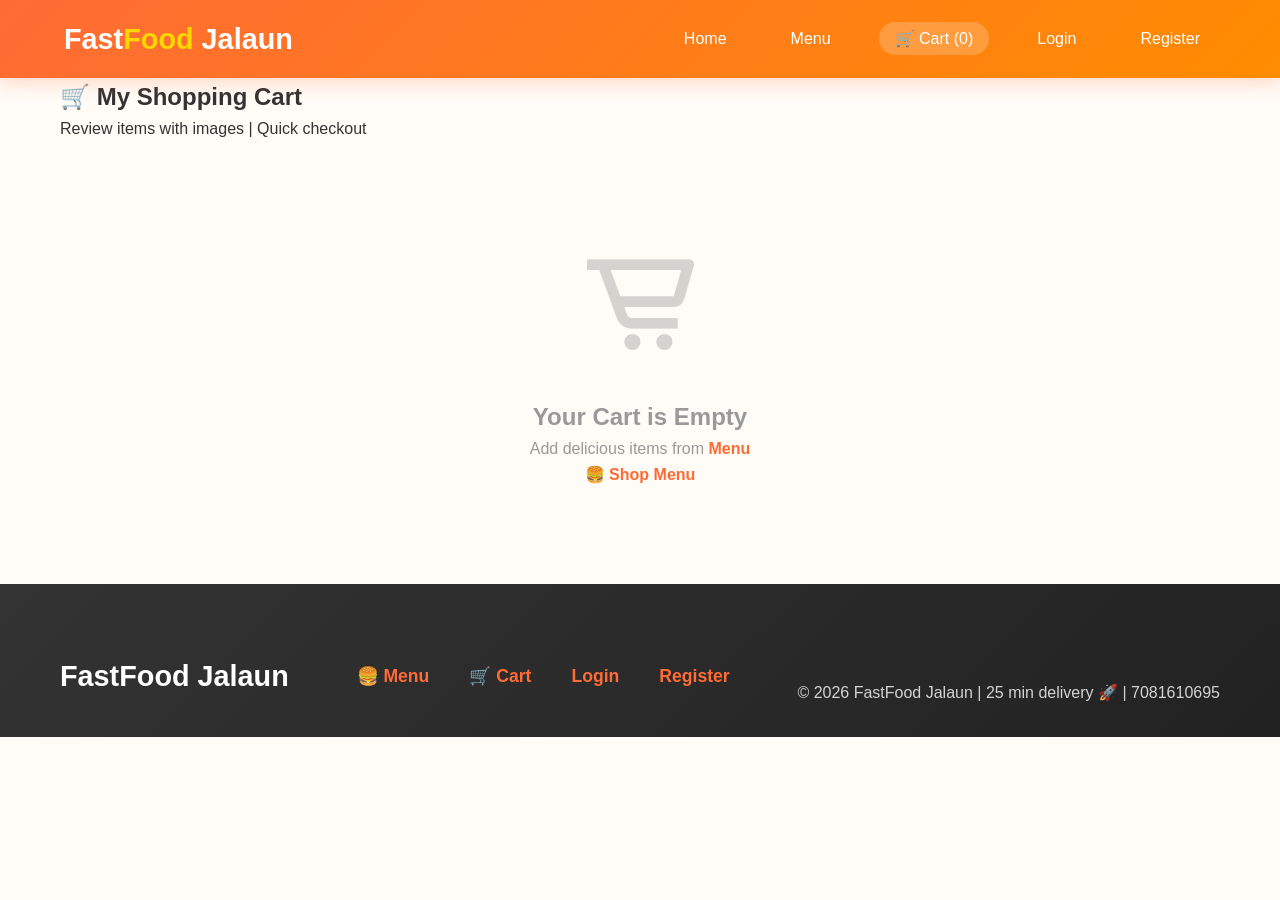
<file: index.html>
<!DOCTYPE html>
<html lang="en">
<head>
  <meta charset="UTF-8">
  <meta name="viewport" content="width=device-width, initial-scale=1.0">
  <title>🛒 Shopping Cart - FastFood Jalaun</title>
  <link rel="stylesheet" href="home.css">
  <link href="https://unpkg.com/boxicons@2.1.4/css/boxicons.min.css" rel="stylesheet">
  <script src="https://checkout.razorpay.com/v1/checkout.js"></script>
</head>
<body>
  <!-- Navbar -->
  <nav class="navbar">
    <div class="nav-brand"><a href="index.html">Fast<span>Food</span> Jalaun</a></div>
    <ul class="nav-menu">
      <li><a href="index.html">Home</a></li>
      <li><a href="menu.html">Menu</a></li>
      <li><a href="cart.html" class="active">🛒 Cart (<span id="cart-count">0</span>)</a></li>
      <li><a href="login.html" onclick="toggleLoginModal()">Login</a></li>
      <li><a href="Register.html" onclick="toggleRegisterModal()">Register</a></li>
    </ul>
  </nav>

  <!-- Login Modal -->
  <div id="login-modal" class="modal">
    <div class="modal-content">
      <span class="close" onclick="toggleLoginModal()">&times;</span>
      <h2>🔐 Login</h2>
      <form id="login-form">
        <input type="email" placeholder="Email" required>
        <input type="password" placeholder="Password" required>
        <button type="submit">Login Securely</button>
      </form>
      <p>Don't have account? <a href="#" onclick="switchToRegister()">Register</a></p>
    </div>
  </div>

  <!-- Register Modal -->
  <div id="register-modal" class="modal">
    <div class="modal-content">
      <span class="close" onclick="toggleRegisterModal()">&times;</span>
      <h2>👤 Register</h2>
      <form id="register-form">
        <input type="text" placeholder="Full Name" required>
        <input type="email" placeholder="Email" required>
        <input type="tel" placeholder="Phone (Jalaun)" required>
        <input type="password" placeholder="Password" required>
        <button type="submit">Create Account</button>
      </form>
      <p>Have account? <a href="#" onclick="switchToLogin()">Login</a></p>
    </div>
  </div>

  <!-- Cart Hero -->
  <section class="cart-hero">
    <div class="container">
      <h1>🛒 My Shopping Cart</h1>
      <p>Review items with images | Quick checkout</p>
    </div>
  </section>

  <!-- Cart Content -->
  <section class="cart-main">
    <div class="container">
      <!-- Empty State -->
      <div id="cart-empty" class="empty-cart">
        <i class='bx bx-cart-alt'></i>
        <h2>Your Cart is Empty</h2>
        <p>Add delicious items from <a href="menu.html">Menu</a></p>
        <a href="menu.html" class="btn-shop-now">🍔 Shop Menu</a>
      </div>

      <!-- Cart Items with Images -->
      <div id="cart-content" class="cart-content" style="display: none;">
        <div id="cart-items-container"></div>
        
        <!-- Order Summary -->
        <div class="order-summary">
          <h3>Order Summary</h3>
          <div class="summary-item">
            <span>Items:</span>
            <span id="summary-items">0</span>
          </div>
          <div class="summary-item">
            <span>Item Total:</span>
            <span id="summary-subtotal">₹0</span>
          </div>
          <div class="summary-item discount">
            <span>Discount:</span>
            <span id="summary-discount">-₹0</span>
          </div>
          <div class="summary-item delivery">
            <span>Delivery (Jalaun):</span>
            <span id="summary-delivery">FREE</span>
          </div>
          <hr>
          <div class="summary-total">
            <span>Grand Total:</span>
            <strong id="grand-total">₹0</strong>
          </div>
          
          <!-- Checkout -->
          <div class="checkout-actions">
            <button class="btn-clear" onclick="cartManager.clearCart()">
              <i class='bx bx-trash'></i> Clear Cart
            </button>
            <button class="btn-checkout" onclick="cartManager.proceedToCheckout()">
              🚀 Checkout ₹<span id="checkout-total">0</span>
            </button>
          </div>
        </div>
      </div>
    </div>
  </section>

  <!-- Footer -->
  <footer class="footer">
    <div class="container">
      <div class="footer-content">
        <div class="footer-brand">FastFood Jalaun</div>
        <div class="footer-links">
          <a href="menu.html">🍔 Menu</a>
          <a href="cart.html">🛒 Cart</a>
          <a href="login.html" >Login</a>
          <a href="Register.html" >Register</a>
        </div>
        <p>&copy; 2026 FastFood Jalaun | 25 min delivery 🚀 | 7081610695</p>
      </div>
    </div>
  </footer>

  <script src="home.js"></script>
</body>
</html>
</file>
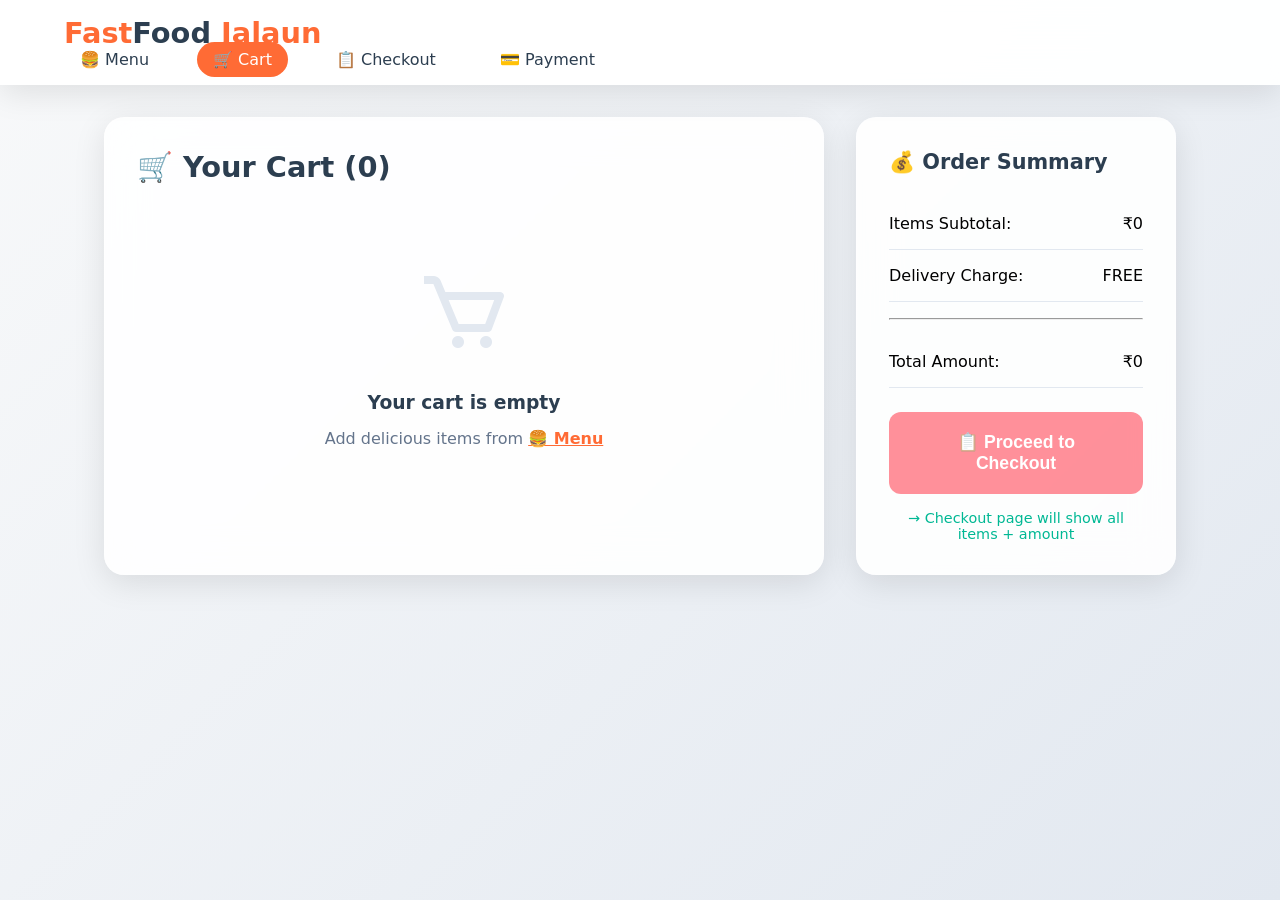
<file: cart - Copy.html>
<!DOCTYPE html>
<html lang="en">
<head>
  <meta charset="UTF-8">
  <meta name="viewport" content="width=device-width, initial-scale=1.0">
  <title>🛒 Cart - FastFood Jalaun</title>
  <link href="https://unpkg.com/boxicons@2.1.4/css/boxicons.min.css" rel="stylesheet">
  <style>
    /* COMPLETE NAVBAR + CART CSS - CHECKOUT SYNC FIXED */
    *{margin:0;padding:0;box-sizing:border-box;}
    :root{--primary:#ff6b35;--success:#00b894;--error:#ff4757;--dark:#2c3e50;--light:#f8f9fa;}
    body{font-family:system-ui;background:linear-gradient(135deg,var(--light),#e2e8f0);min-height:100vh;}
    
    /* Navbar */
    .navbar{background:rgba(255,255,255,.95);backdrop-filter:blur(20px);box-shadow:0 8px 32px rgba(0,0,0,.1);position:sticky;top:0;z-index:100;padding:1rem 5%;}
    .nav-brand a{font-size:1.8rem;font-weight:800;color:var(--primary);text-decoration:none;}
    .nav-brand span{color:var(--dark);}.nav-menu{display:flex;list-style:none;gap:2rem;margin-left:auto;}
    .nav-menu a{color:var(--dark);text-decoration:none;padding:.5rem 1rem;border-radius:50px;transition:.3s;}
    .nav-menu a.active,.nav-menu a:hover{background:var(--primary);color:white;}
    
    .cart-container{max-width:1200px;margin:2rem auto;padding:0 5%;display:grid;grid-template-columns:1fr 320px;gap:2rem;}
    
    /* Cart Items */
    .cart-items{background:rgba(255,255,255,.9);backdrop-filter:blur(20px);border-radius:20px;padding:2rem;box-shadow:0 8px 32px rgba(0,0,0,.1);border:1px solid rgba(255,255,255,.2);}
    .cart-header{display:flex;justify-content:space-between;align-items:center;margin-bottom:2rem;}
    .cart-header h2{color:var(--dark);font-size:1.8rem;}
    .empty-cart{text-align:center;padding:3rem;color:#64748b;}
    .empty-cart i{font-size:4rem;color:#cbd5e1;margin-bottom:1rem;}
    
    .cart-item{background:white;border-radius:16px;padding:1.5rem;margin-bottom:1rem;box-shadow:0 4px 20px rgba(0,0,0,.08);display:flex;gap:1rem;align-items:center;transition:.3s;}
    .cart-item:hover{transform:translateY(-2px);box-shadow:0 8px 30px rgba(0,0,0,.15);}
    .item-image{width:80px;height:80px;border-radius:12px;object-fit:cover;box-shadow:0 4px 15px rgba(0,0,0,.1);}
    .item-details{flex:1;}
    .item-name{font-size:1.3rem;font-weight:700;color:var(--dark);margin-bottom:.25rem;}
    .item-price{font-size:1.1rem;color:var(--primary);font-weight:600;margin-bottom:.5rem;}
    
    /* Quantity Controls */
    .quantity-controls{display:flex;align-items:center;background:#f8f9fa;border-radius:50px;padding:.5rem 1rem;gap:.5rem;}
    .qty-btn{background:var(--primary);color:white;width:36px;height:36px;border-radius:50%;border:none;cursor:pointer;font-size:1.2rem;font-weight:600;transition:.2s;}
    .qty-btn:hover{transform:scale(1.1);}
    .qty-display{background:white;border:2px solid #e2e8f0;border-radius:8px;width:50px;text-align:center;font-weight:600;padding:.25rem;}
    .remove-item{color:var(--error);background:none;border:none;font-size:1.5rem;cursor:pointer;transition:.2s;}
    .remove-item:hover{transform:scale(1.2);}
    
    /* Summary - CHECKOUT SYNC */
    .cart-summary{background:rgba(255,255,255,.9);backdrop-filter:blur(20px);border-radius:20px;padding:2rem;box-shadow:0 8px 32px rgba(0,0,0,.1);border:1px solid rgba(255,255,255,.2);}
    .summary-title{color:var(--dark);font-size:1.3rem;margin-bottom:1.5rem;}
    .summary-row{display:flex;justify-content:space-between;padding:1rem 0;font-size:1rem;border-bottom:1px solid #e2e8f0;}
    .summary-row:last-child{border-bottom:none;font-weight:700;font-size:1.4rem;color:var(--primary);}
    .btn-proceed{background:linear-gradient(135deg,var(--success),#00a085);color:white;border:none;padding:1.25rem 2rem;border-radius:12px;font-size:1.1rem;font-weight:600;cursor:pointer;width:100%;margin-top:1.5rem;transition:.3s;}
    .btn-proceed:hover{transform:translateY(-2px);box-shadow:0 12px 35px rgba(0,184,148,.4);}
    .btn-proceed:disabled{opacity:.6;cursor:not-allowed;transform:none;background:var(--error);}
    
    @media(max-width:768px){.cart-container{grid-template-columns:1fr;gap:1.5rem;}.cart-item{flex-direction:column;text-align:center;gap:1rem;}}
  </style>
</head>
<body>
  <!-- Navbar -->
  <nav class="navbar">
    <div class="nav-brand"><a href="index.html">Fast<span>Food</span> Jalaun</a></div>
    <ul class="nav-menu">
      <li><a href="menu.html">🍔 Menu</a></li>
      <li><a href="cart.html" class="active">🛒 Cart</a></li>
      <li><a href="checkout.html">📋 Checkout</a></li>
      <li><a href="payment.html">💳 Payment</a></li>
    </ul>
  </nav>

  <div class="cart-container">
    <!-- Cart Items -->
    <div class="cart-items">
      <div class="cart-header">
        <h2>🛒 Your Cart (<span id="cart-count">0</span>)</h2>
      </div>
      <div id="cart-items-list"></div>
    </div>

    <!-- Order Summary - Passes to Checkout -->
    <div class="cart-summary">
      <h3 class="summary-title">💰 Order Summary</h3>
      <div class="summary-row">
        <span>Items Subtotal:</span>
        <span id="subtotal">₹0</span>
      </div>
      <div class="summary-row">
        <span>Delivery Charge:</span>
        <span>FREE</span>
      </div>
      <hr style="margin:1rem 0;">
      <div class="summary-row">
        <span>Total Amount:</span>
        <span id="grand-total">₹0</span>
      </div>
      <button id="proceed-checkout-btn" class="btn-proceed" onclick="proceedToCheckout()" disabled>
        📋 Proceed to Checkout
      </button>
      <p style="text-align:center;margin-top:1rem;color:var(--success);font-size:.9rem;">→ Checkout page will show all items + amount</p>
    </div>
  </div>

  <script>
    // ✅ FIXED: Cart → Checkout Perfect Sync (Same localStorage key)
    class CartManager {
      constructor() {
        this.cart = [];
        this.init();
      }

      init() {
        this.loadCart();
        this.render();
        window.cartManager = this; // Global access
      }

      loadCart() {
        try {
          // ✅ SAME KEY as checkout.html ('fastfood_cart')
          const data = localStorage.getItem('fastfood_cart') || '[]';
          this.cart = JSON.parse(data);
        } catch(e) {
          console.error('Cart load failed:', e);
          this.cart = [];
        }
      }

      saveCart() {
        localStorage.setItem('fastfood_cart', JSON.stringify(this.cart));
      }

      render() {
        const itemsContainer = document.getElementById('cart-items-list');
        const countSpan = document.getElementById('cart-count');
        
        if (this.cart.length === 0) {
          itemsContainer.innerHTML = `
            <div class="empty-cart">
              <i class='bx bx-cart' style="font-size:6rem;color:#e2e8f0;"></i>
              <h3 style="margin:1rem 0;color:var(--dark);">Your cart is empty</h3>
              <p>Add delicious items from <a href="menu.html" style="color:var(--primary);font-weight:600;">🍔 Menu</a></p>
            </div>
          `;
          this.updateSummary(0);
          return;
        }

        itemsContainer.innerHTML = this.cart.map((item, index) => {
          const price = parseFloat(item.price) || 0;
          const qty = parseInt(item.quantity) || 1;
          const lineTotal = Math.round(price * qty);
          const img = item.img || 'https://images.unsplash.com/photo-1568901346375-23c9450c58cd?w=300&h=300&fit=crop';
          return `
            <div class="cart-item" data-index="${index}">
              <img src="${img}" alt="${item.name}" class="item-image" onerror="this.src='https://images.unsplash.com/photo-1568901346375-23c9450c58cd?w=300&h=300&fit=crop'">
              <div class="item-details">
                <div class="item-name">${item.name}</div>
                <div style="color:#64748b;font-size:.95rem;">₹${price.toLocaleString()} × ${qty}</div>
              </div>
              <div class="quantity-controls">
                <button class="qty-btn" onclick="cartManager.changeQty(${index}, -1)">−</button>
                <div class="qty-display">${qty}</div>
                <button class="qty-btn" onclick="cartManager.changeQty(${index}, 1)">+</button>
              </div>
              <button class="remove-item" onclick="cartManager.deleteItem(${index})" title="Remove item">
                <i class='bx bx-trash'></i>
              </button>
              <div style="font-weight:700;color:var(--primary);font-size:1.2rem;min-width:80px;">
                ₹${lineTotal.toLocaleString()}
              </div>
            </div>
          `;
        }).join('');

        countSpan.textContent = this.cart.reduce((sum, item) => sum + (parseInt(item.quantity) || 1), 0);
        this.updateSummary();
      }

      changeQty(index, delta) {
        if (index < 0 || index >= this.cart.length) return;
        const item = this.cart[index];
        item.quantity = Math.max(1, (parseInt(item.quantity) || 1) + delta);
        this.saveCart();
        this.render();
      }

      deleteItem(index) {
        this.cart.splice(index, 1);
        this.saveCart();
        this.render();
      }

      updateSummary() {
        let total = 0;
        this.cart.forEach(item => {
          total += parseFloat(item.price || 0) * (parseInt(item.quantity) || 1);
        });
        total = Math.round(total);
        
        document.getElementById('subtotal').textContent = `₹${total.toLocaleString()}`;
        document.getElementById('grand-total').textContent = `₹${total.toLocaleString()}`;
        
        const btn = document.getElementById('proceed-checkout-btn');
        if (total > 0) {
          btn.disabled = false;
          btn.innerHTML = `📋 Proceed to Checkout<br><small>₹${total.toLocaleString()} - Items will show in checkout</small>`;
        } else {
          btn.disabled = true;
          btn.textContent = '📋 Proceed to Checkout';
        }
      }
    }

    // ✅ Global proceed function → Checkout sync
    function proceedToCheckout() {
      const total = parseInt(document.getElementById('grand-total').textContent.replace(/[^0-9]/g, '')) || 0;
      if (total <= 0 || cartManager.cart.length === 0) {
        alert('🛒 Add items to cart first!');
        return;
      }
      
      // ✅ Passes cart + total to checkout.html (same localStorage key)
      localStorage.setItem('order_total', total.toString());
      console.log(`✅ Cart → Checkout: ${cartManager.cart.length} items, ₹${total}`);
      location.href = 'checkout.html';
    }

    // Init
    const cartManager = new CartManager();

    // Sync from menu.html/other tabs
    window.addEventListener('storage', () => cartManager.render());
    setInterval(() => {
      const newData = localStorage.getItem('fastfood_cart');
      if (newData && newData !== JSON.stringify(cartManager.cart)) {
        cartManager.init();
      }
    }, 500);
  </script>
</body>
</html>
</file>
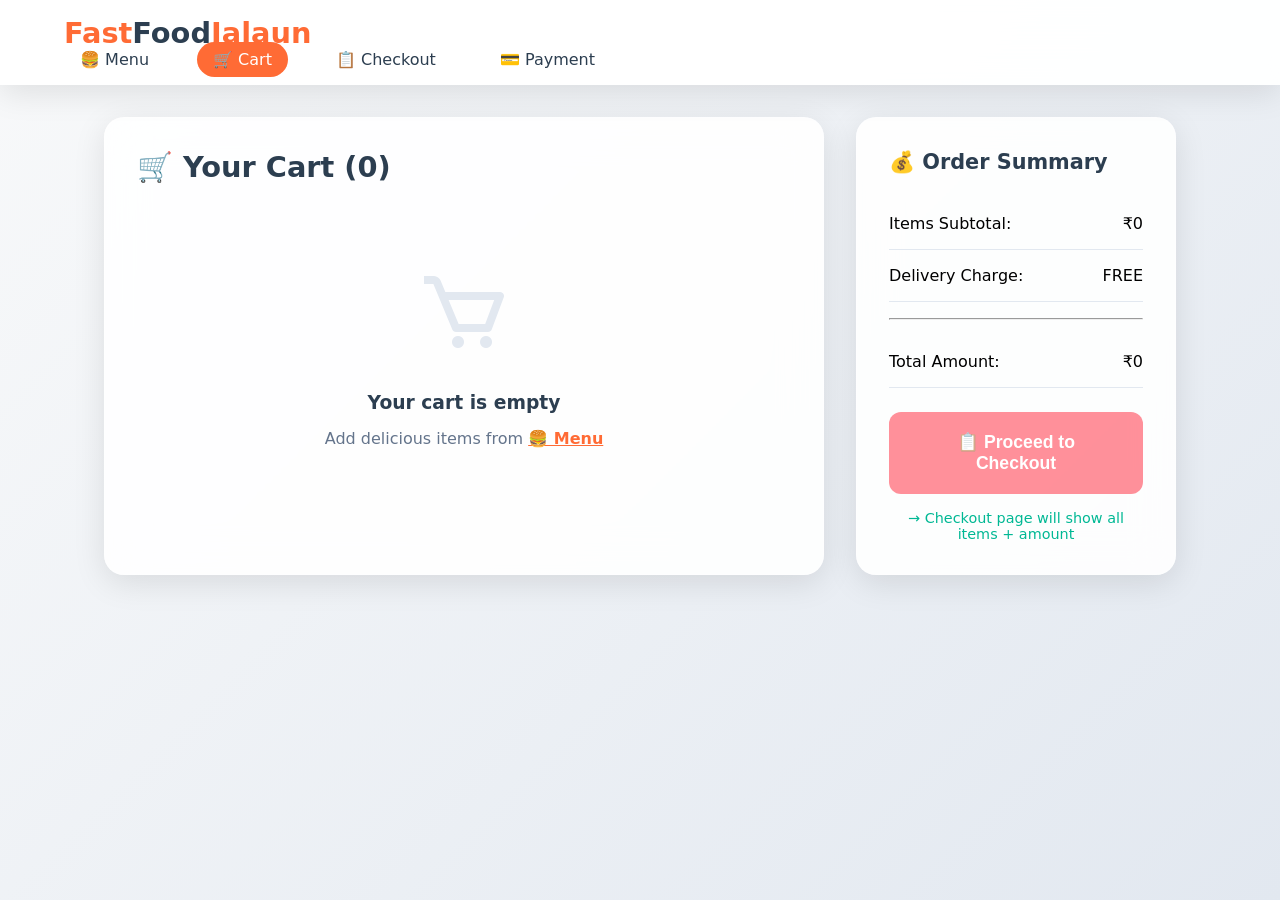
<file: cart.html>
<!DOCTYPE html>
<html lang="en">
<head>
  <meta charset="UTF-8">
  <meta name="viewport" content="width=device-width, initial-scale=1.0">
  <title>🛒 Cart -  FastFood Jalaun</title>
  <link href="https://unpkg.com/boxicons@2.1.4/css/boxicons.min.css" rel="stylesheet">
  <style>
    /* COMPLETE NAVBAR + CART CSS - CHECKOUT SYNC FIXED */
    *{margin:0;padding:0;box-sizing:border-box;}
    :root{--primary:#ff6b35;--success:#00b894;--error:#ff4757;--dark:#2c3e50;--light:#f8f9fa;}
    body{font-family:system-ui;background:linear-gradient(135deg,var(--light),#e2e8f0);min-height:100vh;}
    
    /* Navbar */
    .navbar{background:rgba(255,255,255,.95);backdrop-filter:blur(20px);box-shadow:0 8px 32px rgba(0,0,0,.1);position:sticky;top:0;z-index:100;padding:1rem 5%;}
    .nav-brand a{font-size:1.8rem;font-weight:800;color:var(--primary);text-decoration:none;}
    .nav-brand span{color:var(--dark);}.nav-menu{display:flex;list-style:none;gap:2rem;margin-left:auto;}
    .nav-menu a{color:var(--dark);text-decoration:none;padding:.5rem 1rem;border-radius:50px;transition:.3s;}
    .nav-menu a.active,.nav-menu a:hover{background:var(--primary);color:white;}
    
    .cart-container{max-width:1200px;margin:2rem auto;padding:0 5%;display:grid;grid-template-columns:1fr 320px;gap:2rem;}
    
    /* Cart Items */
    .cart-items{background:rgba(255,255,255,.9);backdrop-filter:blur(20px);border-radius:20px;padding:2rem;box-shadow:0 8px 32px rgba(0,0,0,.1);border:1px solid rgba(255,255,255,.2);}
    .cart-header{display:flex;justify-content:space-between;align-items:center;margin-bottom:2rem;}
    .cart-header h2{color:var(--dark);font-size:1.8rem;}
    .empty-cart{text-align:center;padding:3rem;color:#64748b;}
    .empty-cart i{font-size:4rem;color:#cbd5e1;margin-bottom:1rem;}
    
    .cart-item{background:white;border-radius:16px;padding:1.5rem;margin-bottom:1rem;box-shadow:0 4px 20px rgba(0,0,0,.08);display:flex;gap:1rem;align-items:center;transition:.3s;}
    .cart-item:hover{transform:translateY(-2px);box-shadow:0 8px 30px rgba(0,0,0,.15);}
    .item-image{width:80px;height:80px;border-radius:12px;object-fit:cover;box-shadow:0 4px 15px rgba(0,0,0,.1);}
    .item-details{flex:1;}
    .item-name{font-size:1.3rem;font-weight:700;color:var(--dark);margin-bottom:.25rem;}
    .item-price{font-size:1.1rem;color:var(--primary);font-weight:600;margin-bottom:.5rem;}
    
    /* Quantity Controls */
    .quantity-controls{display:flex;align-items:center;background:#f8f9fa;border-radius:50px;padding:.5rem 1rem;gap:.5rem;}
    .qty-btn{background:var(--primary);color:white;width:36px;height:36px;border-radius:50%;border:none;cursor:pointer;font-size:1.2rem;font-weight:600;transition:.2s;}
    .qty-btn:hover{transform:scale(1.1);}
    .qty-display{background:white;border:2px solid #e2e8f0;border-radius:8px;width:50px;text-align:center;font-weight:600;padding:.25rem;}
    .remove-item{color:var(--error);background:none;border:none;font-size:1.5rem;cursor:pointer;transition:.2s;}
    .remove-item:hover{transform:scale(1.2);}
    
    /* Summary - CHECKOUT SYNC */
    .cart-summary{background:rgba(255,255,255,.9);backdrop-filter:blur(20px);border-radius:20px;padding:2rem;box-shadow:0 8px 32px rgba(0,0,0,.1);border:1px solid rgba(255,255,255,.2);}
    .summary-title{color:var(--dark);font-size:1.3rem;margin-bottom:1.5rem;}
    .summary-row{display:flex;justify-content:space-between;padding:1rem 0;font-size:1rem;border-bottom:1px solid #e2e8f0;}
    .summary-row:last-child{border-bottom:none;font-weight:700;font-size:1.4rem;color:var(--primary);}
    .btn-proceed{background:linear-gradient(135deg,var(--success),#00a085);color:white;border:none;padding:1.25rem 2rem;border-radius:12px;font-size:1.1rem;font-weight:600;cursor:pointer;width:100%;margin-top:1.5rem;transition:.3s;}
    .btn-proceed:hover{transform:translateY(-2px);box-shadow:0 12px 35px rgba(0,184,148,.4);}
    .btn-proceed:disabled{opacity:.6;cursor:not-allowed;transform:none;background:var(--error);}
    
    @media(max-width:768px){.cart-container{grid-template-columns:1fr;gap:1.5rem;}.cart-item{flex-direction:column;text-align:center;gap:1rem;}}
  </style>
</head>
<body>
  <!-- Navbar -->
  <nav class="navbar">
    <div class="nav-brand"><a href="index.html">Fast<span>Food</span>Jalaun</a></div>
    <ul class="nav-menu">
      <li><a href="menu.html">🍔 Menu</a></li>
      <li><a href="cart.html" class="active">🛒 Cart</a></li>
      <li><a href="checkout.html">📋 Checkout</a></li>
      <li><a href="payment.html">💳 Payment</a></li>
    </ul>
  </nav>

  <div class="cart-container">
    <!-- Cart Items -->
    <div class="cart-items">
      <div class="cart-header">
        <h2>🛒 Your Cart (<span id="cart-count">0</span>)</h2>
      </div>
      <div id="cart-items-list"></div>
    </div>

    <!-- Order Summary - Passes to Checkout -->
    <div class="cart-summary">
      <h3 class="summary-title">💰 Order Summary</h3>
      <div class="summary-row">
        <span>Items Subtotal:</span>
        <span id="subtotal">₹0</span>
      </div>
      <div class="summary-row">
        <span>Delivery Charge:</span>
        <span>FREE</span>
      </div>
      <hr style="margin:1rem 0;">
      <div class="summary-row">
        <span>Total Amount:</span>
        <span id="grand-total">₹0</span>
      </div>
      <button id="proceed-checkout-btn" class="btn-proceed" onclick="proceedToCheckout()" disabled>
        📋 Proceed to Checkout
      </button>
      <p style="text-align:center;margin-top:1rem;color:var(--success);font-size:.9rem;">→ Checkout page will show all items + amount</p>
    </div>
  </div>

  <script>
    // ✅ FIXED: Cart → Checkout Perfect Sync (Same localStorage key)
    class CartManager {
      constructor() {
        this.cart = [];
        this.init();
      }

      init() {
        this.loadCart();
        this.render();
        window.cartManager = this; // Global access
      }

      loadCart() {
        try {
          // ✅ SAME KEY as checkout.html ('fastfood_cart')
          const data = localStorage.getItem('fastfood_cart') || '[]';
          this.cart = JSON.parse(data);
        } catch(e) {
          console.error('Cart load failed:', e);
          this.cart = [];
        }
      }

      saveCart() {
        localStorage.setItem('fastfood_cart', JSON.stringify(this.cart));
      }

      render() {
        const itemsContainer = document.getElementById('cart-items-list');
        const countSpan = document.getElementById('cart-count');
        
        if (this.cart.length === 0) {
          itemsContainer.innerHTML = `
            <div class="empty-cart">
              <i class='bx bx-cart' style="font-size:6rem;color:#e2e8f0;"></i>
              <h3 style="margin:1rem 0;color:var(--dark);">Your cart is empty</h3>
              <p>Add delicious items from <a href="menu.html" style="color:var(--primary);font-weight:600;">🍔 Menu</a></p>
            </div>
          `;
          this.updateSummary(0);
          return;
        }

        itemsContainer.innerHTML = this.cart.map((item, index) => {
          const price = parseFloat(item.price) || 0;
          const qty = parseInt(item.quantity) || 1;
          const lineTotal = Math.round(price * qty);
          const img = item.img || 'https://images.unsplash.com/photo-1568901346375-23c9450c58cd?w=300&h=300&fit=crop';
          return `
            <div class="cart-item" data-index="${index}">
              <img src="${img}" alt="${item.name}" class="item-image" onerror="this.src='https://images.unsplash.com/photo-1568901346375-23c9450c58cd?w=300&h=300&fit=crop'">
              <div class="item-details">
                <div class="item-name">${item.name}</div>
                <div style="color:#64748b;font-size:.95rem;">₹${price.toLocaleString()} × ${qty}</div>
              </div>
              <div class="quantity-controls">
                <button class="qty-btn" onclick="cartManager.changeQty(${index}, -1)">−</button>
                <div class="qty-display">${qty}</div>
                <button class="qty-btn" onclick="cartManager.changeQty(${index}, 1)">+</button>
              </div>
              <button class="remove-item" onclick="cartManager.deleteItem(${index})" title="Remove item">
                <i class='bx bx-trash'></i>
              </button>
              <div style="font-weight:700;color:var(--primary);font-size:1.2rem;min-width:80px;">
                ₹${lineTotal.toLocaleString()}
              </div>
            </div>
          `;
        }).join('');

        countSpan.textContent = this.cart.reduce((sum, item) => sum + (parseInt(item.quantity) || 1), 0);
        this.updateSummary();
      }

      changeQty(index, delta) {
        if (index < 0 || index >= this.cart.length) return;
        const item = this.cart[index];
        item.quantity = Math.max(1, (parseInt(item.quantity) || 1) + delta);
        this.saveCart();
        this.render();
      }

      deleteItem(index) {
        this.cart.splice(index, 1);
        this.saveCart();
        this.render();
      }

      updateSummary() {
        let total = 0;
        this.cart.forEach(item => {
          total += parseFloat(item.price || 0) * (parseInt(item.quantity) || 1);
        });
        total = Math.round(total);
        
        document.getElementById('subtotal').textContent = `₹${total.toLocaleString()}`;
        document.getElementById('grand-total').textContent = `₹${total.toLocaleString()}`;
        
        const btn = document.getElementById('proceed-checkout-btn');
        if (total > 0) {
          btn.disabled = false;
          btn.innerHTML = `📋 Proceed to Checkout<br><small>₹${total.toLocaleString()} - Items will show in checkout</small>`;
        } else {
          btn.disabled = true;
          btn.textContent = '📋 Proceed to Checkout';
        }
      }
    }

    // ✅ Global proceed function → Checkout sync
    function proceedToCheckout() {
      const total = parseInt(document.getElementById('grand-total').textContent.replace(/[^0-9]/g, '')) || 0;
      if (total <= 0 || cartManager.cart.length === 0) {
        alert('🛒 Add items to cart first!');
        return;
      }
      
      // ✅ Passes cart + total to checkout.html (same localStorage key)
      localStorage.setItem('order_total', total.toString());
      console.log(`✅ Cart → Checkout: ${cartManager.cart.length} items, ₹${total}`);
      location.href = 'checkout.html';
    }

    // Init
    const cartManager = new CartManager();

    // Sync from menu.html/other tabs
    window.addEventListener('storage', () => cartManager.render());
    setInterval(() => {
      const newData = localStorage.getItem('fastfood_cart');
      if (newData && newData !== JSON.stringify(cartManager.cart)) {
        cartManager.init();
      }
    }, 500);
  </script>
</body>
</html>
</file>
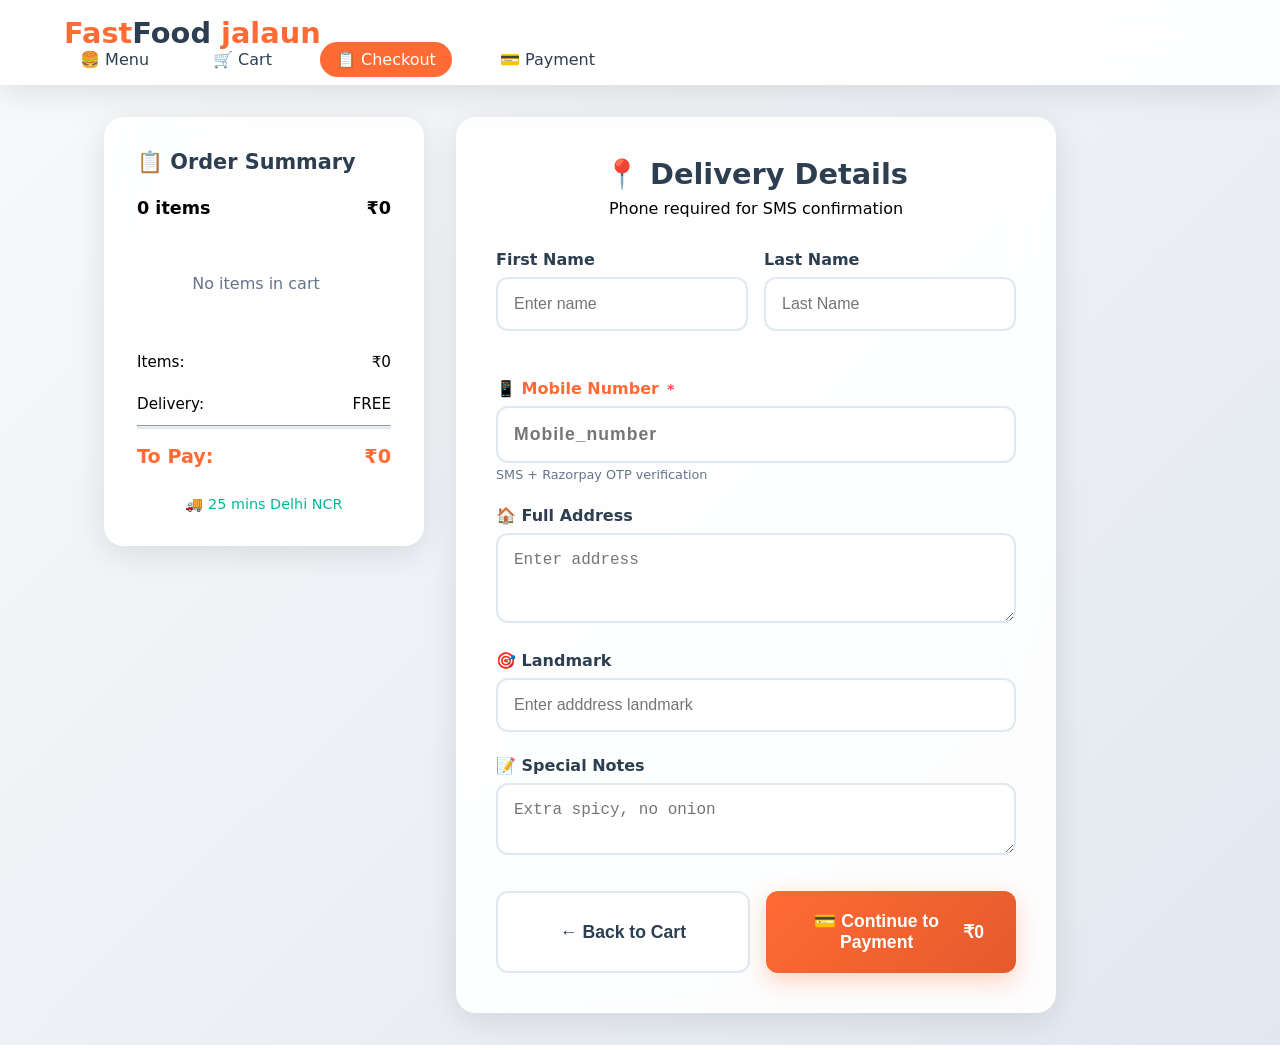
<file: checkout - Copy.html>
<!DOCTYPE html>
<html lang="en">
<head>
  <meta charset="UTF-8">
  <meta name="viewport" content="width=device-width, initial-scale=1.0">
  <title>📋 Checkout - FastFood jalaun</title>
  <link href="https://unpkg.com/boxicons@2.1.4/css/boxicons.min.css" rel="stylesheet">
  <style>
    /* INLINE CSS - NaN FIXED + PRODUCTION READY */
    *{margin:0;padding:0;box-sizing:border-box;}
    :root{--primary:#ff6b35;--success:#00b894;--error:#ff4757;--dark:#2c3e50;--light:#f8f9fa;}
    body{font-family:system-ui;background:linear-gradient(135deg,var(--light),#e2e8f0);min-height:100vh;}
    
    .navbar{background:rgba(255,255,255,.95);backdrop-filter:blur(20px);box-shadow:0 8px 32px rgba(0,0,0,.1);position:sticky;top:0;z-index:100;padding:1rem 5%;}
    .nav-brand a{font-size:1.8rem;font-weight:800;color:var(--primary);text-decoration:none;}
    .nav-brand span{color:var(--dark);}.nav-menu{display:flex;list-style:none;gap:2rem;margin-left:auto;}
    .nav-menu a{color:var(--dark);text-decoration:none;padding:.5rem 1rem;border-radius:50px;transition:.3s;}
    .nav-menu a.active,.nav-menu a:hover{background:var(--primary);color:white;}
    
    .checkout-container{max-width:1200px;margin:2rem auto;padding:0 5%;display:grid;grid-template-columns:320px 1fr;gap:2rem;}
    
    .order-card{background:rgba(255,255,255,.9);backdrop-filter:blur(20px);border-radius:20px;padding:2rem;box-shadow:0 8px 32px rgba(0,0,0,.1);border:1px solid rgba(255,255,255,.2);}
    .order-card h3{margin-bottom:1.5rem;color:var(--dark);font-size:1.3rem;}
    .items-preview{display:flex;justify-content:space-between;margin-bottom:1.5rem;font-size:1.1rem;font-weight:600;}
    
    /* FIXED: Items List Preview */
    #items-list{max-height:200px;overflow-y:auto;margin-bottom:1rem;padding-right:1rem;}
    .cart-item-preview{display:flex;align-items:center;gap:1rem;padding:.75rem 0;border-bottom:1px solid #e2e8f0;}
    .cart-item-preview:last-child{border-bottom:none;}
    .cart-item-icon{background:var(--primary);color:white;width:40px;height:40px;border-radius:50%;display:flex;align-items:center;justify-content:center;font-size:1.2rem;}
    .cart-item-details{flex:1;}
    .cart-item-name{font-weight:600;color:var(--dark);}
    .cart-item-price{font-size:.9rem;color:#64748b;}
    
    .breakdown-row{display:flex;justify-content:space-between;padding:.75rem 0;font-size:.95rem;}
    .breakdown-row.total{font-weight:700;font-size:1.2rem;color:var(--primary);border-top:2px solid #e2e8f0;padding-top:1rem;}
    
    .checkout-form{background:rgba(255,255,255,.9);backdrop-filter:blur(20px);border-radius:20px;padding:2.5rem;max-width:600px;box-shadow:0 8px 32px rgba(0,0,0,.1);}
    .form-header{text-align:center;margin-bottom:2rem;}
    .form-header h2{color:var(--dark);margin-bottom:.5rem;font-size:1.8rem;}
    
    .form-row{display:grid;grid-template-columns:1fr 1fr;gap:1rem;margin-bottom:1.5rem;}
    .form-group{margin-bottom:1.5rem;}
    .form-group label{display:block;margin-bottom:.5rem;font-weight:600;color:var(--dark);}
    .form-group input,.form-group textarea{width:100%;padding:1rem;border:2px solid #e2e8f0;border-radius:12px;font-size:1rem;transition:.3s;background:white;}
    .form-group input:focus,.form-group textarea:focus{outline:none;border-color:var(--primary);box-shadow:0 0 0 3px rgba(255,107,53,.1);}
    
    /* PHONE HIGHLIGHT */
    .phone-highlight label{color:var(--primary);display:flex;align-items:center;gap:.5rem;font-weight:700;}
    .required{color:var(--error);font-size:.9rem;}
    #customer-phone{font-size:1.1rem;font-weight:600;letter-spacing:1px;}
    .status-message{margin-top:.5rem;font-size:.85rem;font-weight:500;}
    .status-message.success{color:var(--success);}.status-message.error{color:var(--error);}
    small{display:block;margin-top:.25rem;font-size:.8rem;color:#64748b;}
    
    .form-actions{display:flex;gap:1rem;margin-top:2rem;}
    .btn-primary,.btn-secondary{flex:1;padding:1.25rem 2rem;border:none;border-radius:12px;font-size:1.1rem;font-weight:600;cursor:pointer;transition:.3s;display:flex;align-items:center;justify-content:center;gap:.5rem;}
    .btn-primary{background:linear-gradient(135deg,var(--primary),#e55a2b);color:white;box-shadow:0 8px 25px rgba(255,107,53,.3);}
    .btn-primary:hover{transform:translateY(-2px);box-shadow:0 12px 35px rgba(255,107,53,.4);}
    .btn-secondary{background:white;color:var(--dark);border:2px solid #e2e8f0;}
    
    /* Modal */
    .modal-overlay{display:none;position:fixed;top:0;left:0;width:100%;height:100%;background:rgba(0,0,0,.5);backdrop-filter:blur(5px);z-index:1000;align-items:center;justify-content:center;}
    .modal-overlay.show{display:flex;}
    .modal-content{background:white;padding:3rem;border-radius:20px;text-align:center;box-shadow:0 20px 60px rgba(0,0,0,.3);animation:modalPop .3s;max-width:400px;}
    .modal-content i{font-size:4rem;color:var(--success);margin-bottom:1rem;}
    
    @keyframes modalPop{from{transform:scale(.7);}to{transform:scale(1);}}
    @media(max-width:768px){.checkout-container{grid-template-columns:1fr;gap:1.5rem;margin:1rem;}.form-row{grid-template-columns:1fr;}.form-actions{flex-direction:column;}}
  </style>
</head>
<body>
  <!-- Navbar -->
  <nav class="navbar">
    <div class="nav-brand"><a href="index.html">Fast<span>Food</span> jalaun</a></div>
    <ul class="nav-menu">
      <li><a href="menu.html">🍔 Menu</a></li>
      <li><a href="cart.html">🛒 Cart</a></li>
      <li><a href="checkout.html" class="active">📋 Checkout</a></li>
      <li><a href="payment.html">💳 Payment</a></li>
    </ul>
  </nav>

  <div class="checkout-container">
    <!-- Order Summary - FIXED NaN + Items Preview -->
    <div class="order-summary-sidebar">
      <div class="order-card">
        <h3>📋 Order Summary</h3>
        <div class="items-preview">
          <span id="items-count">0 items</span>
          <span id="items-total">₹0</span>
        </div>
        
        <!-- NEW: Items List Preview -->
        <div id="items-list" style="max-height:200px;overflow-y:auto;margin-bottom:1rem;">
          <div style="text-align:center;color:#64748b;padding:2rem 0;">No items in cart</div>
        </div>
        
        <div class="breakdown">
          <div class="breakdown-row">
            <span>Items:</span><span id="subtotal">₹0</span>
          </div>
          <div class="breakdown-row">
            <span>Delivery:</span><span>FREE</span>
          </div>
          <hr>
          <div class="breakdown-row total">
            <span>To Pay:</span><span id="grand-total">₹0</span>
          </div>
        </div>
        <p style="text-align:center;margin-top:1rem;color:var(--success);font-size:.9rem;">🚚 25 mins Delhi NCR</p>
      </div>
    </div>

    <!-- Checkout Form -->
    <div class="checkout-form">
      <div class="form-header">
        <h2>📍 Delivery Details</h2>
        <p>Phone required for SMS confirmation</p>
      </div>

      <!-- Name -->
      <div class="form-row">
        <div class="form-group">
          <label>First Name</label>
          <input type="text" id="first-name" placeholder="Enter name" required>
        </div>
        <div class="form-group">
          <label>Last Name</label>
          <input type="text" id="last-name" placeholder="Last Name">
        </div>
      </div>

      <!-- PHONE INPUT -->
      <div class="form-group phone-highlight">
        <label>📱 Mobile Number <span class="required">*</span></label>
        <input type="tel" id="customer-phone" placeholder="Mobile_number" maxlength="10" required>
        <small>SMS + Razorpay OTP verification</small>
        <div id="phone-status" class="status-message"></div>
      </div>

      <!-- Address -->
      <div class="form-group">
        <label>🏠 Full Address</label>
        <textarea id="address" rows="3" placeholder="Enter address" required></textarea>
      </div>

      <!-- Landmark -->
      <div class="form-group">
        <label>🎯 Landmark</label>
        <input type="text" id="landmark" placeholder="Enter adddress landmark">
      </div>

      <!-- Instructions -->
      <div class="form-group">
        <label>📝 Special Notes</label>
        <textarea id="instructions" rows="2" placeholder="Extra spicy, no onion"></textarea>
      </div>

      <!-- Buttons -->
      <div class="form-actions">
        <button type="button" class="btn-secondary" onclick="history.back()">
          ← Back to Cart
        </button>
        <button type="button" class="btn-primary" onclick="proceedToPayment()">
          💳 Continue to Payment <span id="payment-amount">₹0</span>
        </button>
      </div>
    </div>
  </div>

  <!-- Success Modal -->
  <div id="success-modal" class="modal-overlay">
    <div class="modal-content">
      <i class='bx bx-check-circle'></i>
      <h3>✅ Ready for Payment!</h3>
      <p>Details saved - redirecting...</p>
    </div>
  </div>

  <script>
    // ✅ FIXED: NaN ERROR + ITEMS PREVIEW + PRODUCTION READY
    class CheckoutBackend {
      constructor() {
        this.BACKEND_URL = 'https://fastfood.yourname.infinityfreeapp.com/backend'; // UPDATE WITH YOUR URL
        this.init();
      }

      init() {
        this.updateSummary();
        this.phoneValidation();
      }

      // ✅ FIXED: Robust NaN-proof calculation + Items preview
      updateSummary() {
        try {
          const cartData = localStorage.getItem('fastfood_cart') || '[]';
          const cart = JSON.parse(cartData);
          let total = 0;
          let validItems = 0;
          
          // Build items preview
          const itemsList = document.getElementById('items-list');
          if (cart.length === 0) {
            itemsList.innerHTML = '<div style="text-align:center;color:#64748b;padding:2rem 0;">No items in cart</div>';
          } else {
            itemsList.innerHTML = cart.map(item => {
              const price = parseFloat(item.price);
              if (!isNaN(price) && price > 0) {
                const lineTotal = Math.round(price * (item.quantity || 1));
                total += lineTotal;
                validItems++;
                return `
                  <div class="cart-item-preview">
                    <div class="cart-item-icon"><i class='bx bx-food-menu'></i></div>
                    <div class="cart-item-details">
                      <div class="cart-item-name">${item.name || 'Item'}</div>
                      <div class="cart-item-price">₹${lineTotal.toLocaleString()} (x${item.quantity || 1})</div>
                    </div>
                  </div>
                `;
              }
              return '';
            }).join('');
          }
          
          total = Math.round(total);
          
          document.getElementById('items-count').textContent = `${validItems} items`;
          document.getElementById('items-total').textContent = `₹${total.toLocaleString()}`;
          document.getElementById('subtotal').textContent = `₹${total.toLocaleString()}`;
          document.getElementById('grand-total').textContent = `₹${total.toLocaleString()}`;
          document.getElementById('payment-amount').textContent = `₹${total.toLocaleString()}`;
          
        } catch(e) {
          console.error('Cart update error:', e);
          // Reset to safe values
          ['items-count','items-total','subtotal','grand-total','payment-amount'].forEach(id => {
            const el = document.getElementById(id);
            if (el) el.textContent = id.includes('count') ? '0 items' : '₹0';
          });
        }
      }

      phoneValidation() {
        const phone = document.getElementById('customer-phone');
        const status = document.getElementById('phone-status');
        
        phone.oninput = (e) => {
          const num = e.target.value.replace(/[^0-9]/g, '');
          e.target.value = num;
          
          if (num.length === 10 && /^[6-9][0-9]{9}$/.test(num)) {
            localStorage.setItem('customer_phone', num);
            status.innerHTML = '✅ Backend SMS Ready';
            status.className = 'status-message success';
            phone.style.borderColor = '#00b894';
          } else {
            status.innerHTML = 'Enter valid 10-digit number';
            status.className = 'status-message error';
            phone.style.borderColor = '#ff4757';
          }
        };
      }
    }

    // Global proceed function
    async function proceedToPayment() {
      const phone = localStorage.getItem('customer_phone');
      if (!phone) {
        alert('📱 Enter valid phone number first!');
        document.getElementById('customer-phone').focus();
        return;
      }

      // Validate form
      const required = ['first-name', 'address'];
      for (let id of required) {
        if (!document.getElementById(id).value.trim()) {
          alert('Please fill all required fields!');
          document.getElementById(id).focus();
          return;
        }
      }

      // Save customer details
      const details = {
        firstName: document.getElementById('first-name').value.trim(),
        lastName: document.getElementById('last-name').value.trim(),
        phone,
        address: document.getElementById('address').value.trim(),
        landmark: document.getElementById('landmark').value.trim(),
        instructions: document.getElementById('instructions').value.trim(),
        cart: JSON.parse(localStorage.getItem('fastfood_cart') || '[]'),
        total: document.getElementById('grand-total').textContent.replace('₹', '').replace(/,/g, '')
      };
      localStorage.setItem('customer_details', JSON.stringify(details));
      localStorage.setItem('order_total', details.total);

      // Backend sync (optional - update URL)
      try {
        await fetch('https://fastfood.yourname.infinityfreeapp.com/backend/save-checkout.php', {
          method: 'POST',
          headers: {'Content-Type':'application/json'},
          body: JSON.stringify(details)
        });
        console.log('✅ Backend saved');
      } catch(e) {
        console.log('Backend optional - localStorage saved');
      }

      // Success modal + redirect
      document.getElementById('success-modal').classList.add('show');
      setTimeout(() => {
        location.href = 'payment.html';
      }, 1500);
    }

    // Auto-refresh totals when cart changes (from other tabs)
    window.addEventListener('storage', () => new CheckoutBackend().updateSummary());

    // Init on load
    new CheckoutBackend();
  </script>
</body>
</html>
</file>
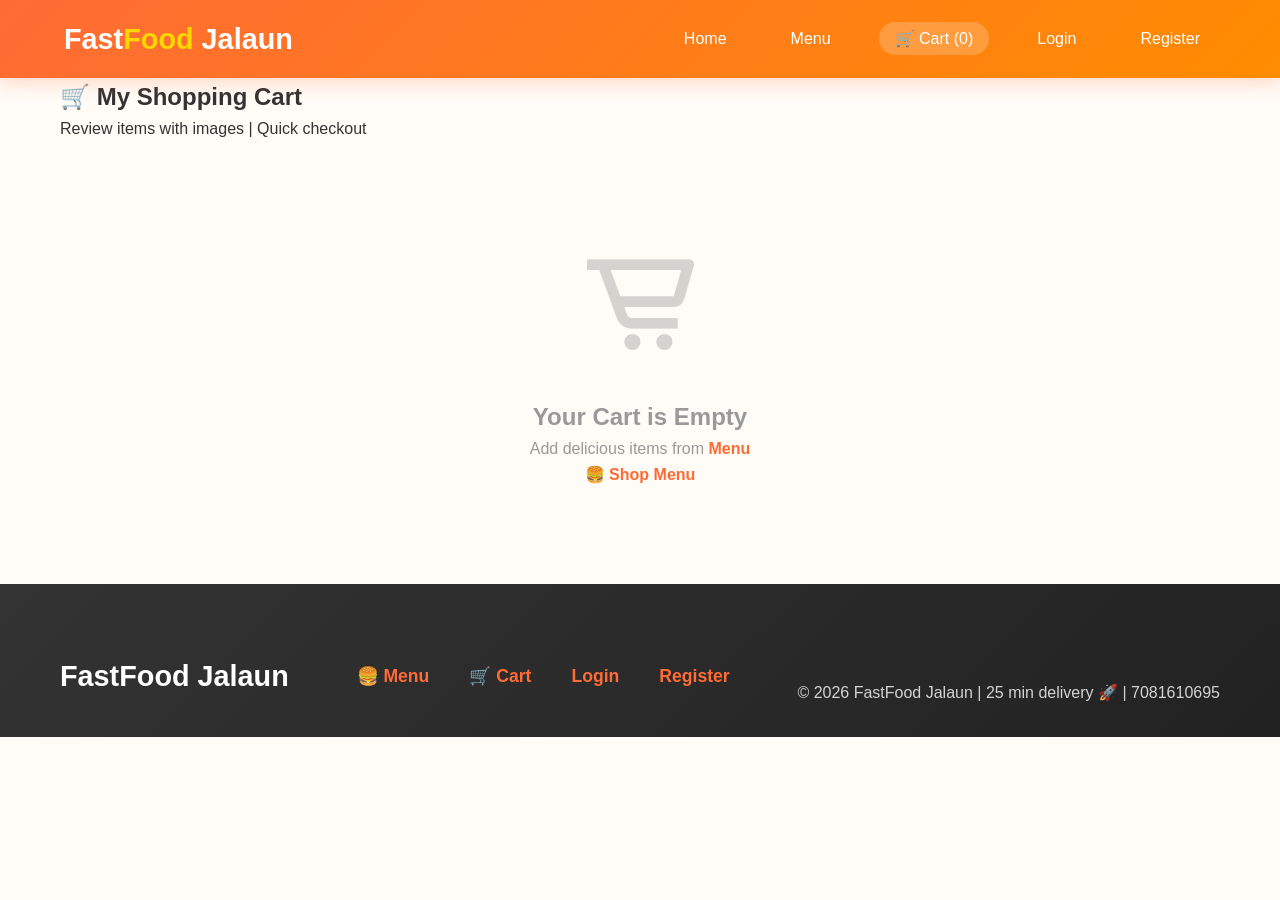
<file: home - Copy.html>
<!DOCTYPE html>
<html lang="en">
<head>
  <meta charset="UTF-8">
  <meta name="viewport" content="width=device-width, initial-scale=1.0">
  <title>🛒 Shopping Cart - FastFood Jalaun</title>
  <link rel="stylesheet" href="home.css">
  <link href="https://unpkg.com/boxicons@2.1.4/css/boxicons.min.css" rel="stylesheet">
  <script src="https://checkout.razorpay.com/v1/checkout.js"></script>
</head>
<body>
  <!-- Navbar -->
  <nav class="navbar">
    <div class="nav-brand"><a href="home.html">Fast<span>Food</span> Jalaun</a></div>
    <ul class="nav-menu">
      <li><a href="home.html">Home</a></li>
      <li><a href="menu.html">Menu</a></li>
      <li><a href="cart.html" class="active">🛒 Cart (<span id="cart-count">0</span>)</a></li>
      <li><a href="#" onclick="toggleLoginModal()">Login</a></li>
      <li><a href="#" onclick="toggleRegisterModal()">Register</a></li>
    </ul>
  </nav>

  <!-- Login Modal -->
  <div id="login-modal" class="modal">
    <div class="modal-content">
      <span class="close" onclick="toggleLoginModal()">&times;</span>
      <h2>🔐 Login</h2>
      <form id="login-form">
        <input type="email" placeholder="Email" required>
        <input type="password" placeholder="Password" required>
        <button type="submit">Login Securely</button>
      </form>
      <p>Don't have account? <a href="#" onclick="switchToRegister()">Register</a></p>
    </div>
  </div>

  <!-- Register Modal -->
  <div id="register-modal" class="modal">
    <div class="modal-content">
      <span class="close" onclick="toggleRegisterModal()">&times;</span>
      <h2>👤 Register</h2>
      <form id="register-form">
        <input type="text" placeholder="Full Name" required>
        <input type="email" placeholder="Email" required>
        <input type="tel" placeholder="Phone (Jalaun)" required>
        <input type="password" placeholder="Password" required>
        <button type="submit">Create Account</button>
      </form>
      <p>Have account? <a href="#" onclick="switchToLogin()">Login</a></p>
    </div>
  </div>

  <!-- Cart Hero -->
  <section class="cart-hero">
    <div class="container">
      <h1>🛒 My Shopping Cart</h1>
      <p>Review items with images | Quick checkout</p>
    </div>
  </section>

  <!-- Cart Content -->
  <section class="cart-main">
    <div class="container">
      <!-- Empty State -->
      <div id="cart-empty" class="empty-cart">
        <i class='bx bx-cart-alt'></i>
        <h2>Your Cart is Empty</h2>
        <p>Add delicious items from <a href="menu.html">Menu</a></p>
        <a href="menu.html" class="btn-shop-now">🍔 Shop Menu</a>
      </div>

      <!-- Cart Items with Images -->
      <div id="cart-content" class="cart-content" style="display: none;">
        <div id="cart-items-container"></div>
        
        <!-- Order Summary -->
        <div class="order-summary">
          <h3>Order Summary</h3>
          <div class="summary-item">
            <span>Items:</span>
            <span id="summary-items">0</span>
          </div>
          <div class="summary-item">
            <span>Item Total:</span>
            <span id="summary-subtotal">₹0</span>
          </div>
          <div class="summary-item discount">
            <span>Discount:</span>
            <span id="summary-discount">-₹0</span>
          </div>
          <div class="summary-item delivery">
            <span>Delivery (Jalaun):</span>
            <span id="summary-delivery">FREE</span>
          </div>
          <hr>
          <div class="summary-total">
            <span>Grand Total:</span>
            <strong id="grand-total">₹0</strong>
          </div>
          
          <!-- Checkout -->
          <div class="checkout-actions">
            <button class="btn-clear" onclick="cartManager.clearCart()">
              <i class='bx bx-trash'></i> Clear Cart
            </button>
            <button class="btn-checkout" onclick="cartManager.proceedToCheckout()">
              🚀 Checkout ₹<span id="checkout-total">0</span>
            </button>
          </div>
        </div>
      </div>
    </div>
  </section>

  <!-- Footer -->
  <footer class="footer">
    <div class="container">
      <div class="footer-content">
        <div class="footer-brand">FastFood Jalaun</div>
        <div class="footer-links">
          <a href="menu.html">🍔 Menu</a>
          <a href="cart.html">🛒 Cart</a>
          <a href="#" onclick="toggleLoginModal()">Login</a>
          <a href="#" onclick="toggleRegisterModal()">Register</a>
        </div>
        <p>&copy; 2026 FastFood Jalaun | 25 min delivery 🚀 | 7081610695</p>
      </div>
    </div>
  </footer>

  <script src="home.js"></script>
</body>
</html>
</file>
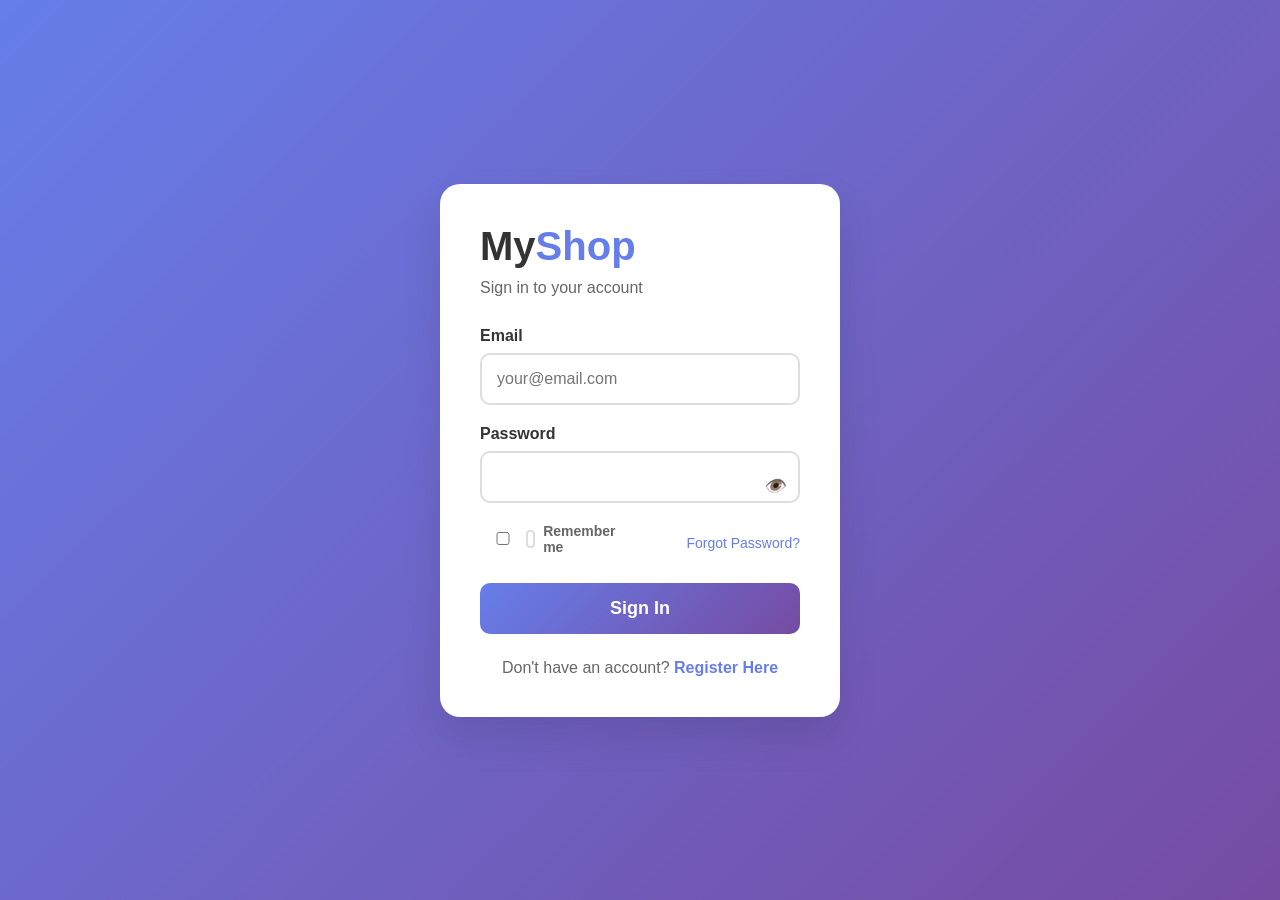
<file: login - Copy.html>
<!DOCTYPE html>
<html lang="en">
<head>
  <meta charset="UTF-8">
  <meta name="viewport" content="width=device-width, initial-scale=1.0">
  <title>Login - MyShop</title>
  <style>
    * { margin: 0; padding: 0; box-sizing: border-box; }
    body.auth-page { font-family: Arial, sans-serif; background: linear-gradient(135deg, #667eea 0%, #764ba2 100%); min-height: 100vh; display: flex; align-items: center; justify-content: center; padding: 20px; }
    .form-container { max-width: 400px; width: 100%; }
    .form-card { background: white; border-radius: 20px; padding: 40px; box-shadow: 0 20px 40px rgba(0,0,0,0.1); }
    .logo h1 { font-size: 2.5em; margin-bottom: 10px; color: #333; } .logo span { color: #667eea; }
    .logo p { color: #666; margin-bottom: 30px; }
    .input-group { margin-bottom: 20px; position: relative; }
    label { display: block; margin-bottom: 8px; font-weight: bold; color: #333; }
    input { width: 100%; padding: 15px; border: 2px solid #ddd; border-radius: 10px; font-size: 16px; transition: border-color 0.3s; }
    input:focus { border-color: #667eea; outline: none; }
    .eye-icon { position: absolute; right: 15px; top: 50px; cursor: pointer; font-size: 18px; }
    .form-options { display: flex; justify-content: space-between; align-items: center; margin: 20px 0; font-size: 14px; }
    .checkbox { display: flex; align-items: center; cursor: pointer; color: #666; } .checkmark { width: 18px; height: 18px; border: 2px solid #ddd; border-radius: 4px; margin-right: 8px; position: relative; }
    .checkmark input { display: none; } .checkmark input:checked + span { background: #667eea; }
    .forgot-link { color: #667eea; text-decoration: none; }
    .submit-btn { width: 100%; padding: 15px; background: linear-gradient(135deg, #667eea 0%, #764ba2 100%); color: white; border: none; border-radius: 10px; font-size: 18px; font-weight: bold; cursor: pointer; transition: opacity 0.3s; }
    .submit-btn:hover:not(:disabled) { transform: translateY(-2px); }
    .register-link { text-align: center; margin-top: 25px; color: #666; } .register-link a { color: #667eea; text-decoration: none; font-weight: bold; }
  </style>
</head>
<body class="auth-page">
  <div class="form-container">
    <div class="form-card">
      <div class="logo">
        <h1>My<span>Shop</span></h1>
        <p>Sign in to your account</p>
      </div>
      <form id="login-form">
        <div class="input-group">
          <label>Email</label>
          <input type="email" id="email" placeholder="your@email.com" required>
        </div>
        <div class="input-group">
          <label>Password</label>
          <input type="password" id="password" required>
          <i class="eye-icon" id="toggle-password">👁️</i>
        </div>
        <div class="form-options">
          <label class="checkbox">
            <input type="checkbox" id="remember">
            <span class="checkmark"></span>
            Remember me
          </label>
          <a href="#" class="forgot-link">Forgot Password?</a>
        </div>
        <button type="submit" class="submit-btn" disabled>Sign In</button>
      </form>
      <div class="register-link">
        Don't have an account? <a href="register.html">Register Here</a>
      </div>
    </div>
  </div>
  <script src="login.js"></script>
  <script>
    const SCRIPT_URL = 'https://script.google.com/macros/s/AKfycbxZ3kCnd7rZsbBWTTLV1Sgf5gfxm0Kmw9WYrJ6aCZ5DGxiF21MfXZBlQCBJe3f6MO2d/exec';  // ← PASTE /exec HERE

    document.addEventListener('DOMContentLoaded', function() {
      const form = document.getElementById('login-form');
      const togglePassword = document.getElementById('toggle-password');
      const submitBtn = document.querySelector('.submit-btn');

      // Toggle
      togglePassword.onclick = () => {
        const pwd = document.getElementById('password');
        pwd.type = pwd.type === 'password' ? 'text' : 'password';
        togglePassword.textContent = pwd.type === 'password' ? '👁️' : '🙈';
      };

      // Validation
      ['email','password'].forEach(id => document.getElementById(id).oninput = validateForm);
      function validateForm() {
        const email = document.getElementById('email').value.trim();
        const password = document.getElementById('password').value;
        const valid = email && password && /^[^\s@]+@[^\s@]+\.[^\s@]+$/.test(email);
        submitBtn.disabled = !valid;
        submitBtn.style.opacity = valid ? '1' : '0.6';
      }

      // Submit (CORS-proof)
      form.onsubmit = async e => {
        e.preventDefault();
        const params = new URLSearchParams();a
        params.append('email', document.getElementById('email').value);
        params.append('password', document.getElementById('password').value);
        
        submitBtn.innerHTML = 'Signing In...'; submitBtn.disabled = true;
        
        try {
          await fetch(SCRIPT_URL, { method: 'POST', body: params, mode: 'no-cors' });
          alert('Login logged to Sheet!');
          form.reset(); validateForm();
        } catch(e) {
          alert('Success (no-cors hides response)');
        } finally {
          submitBtn.innerHTML = 'Sign In'; submitBtn.disabled = false;
        }
      };
    });
  </script>
</body>
</html>
</file>
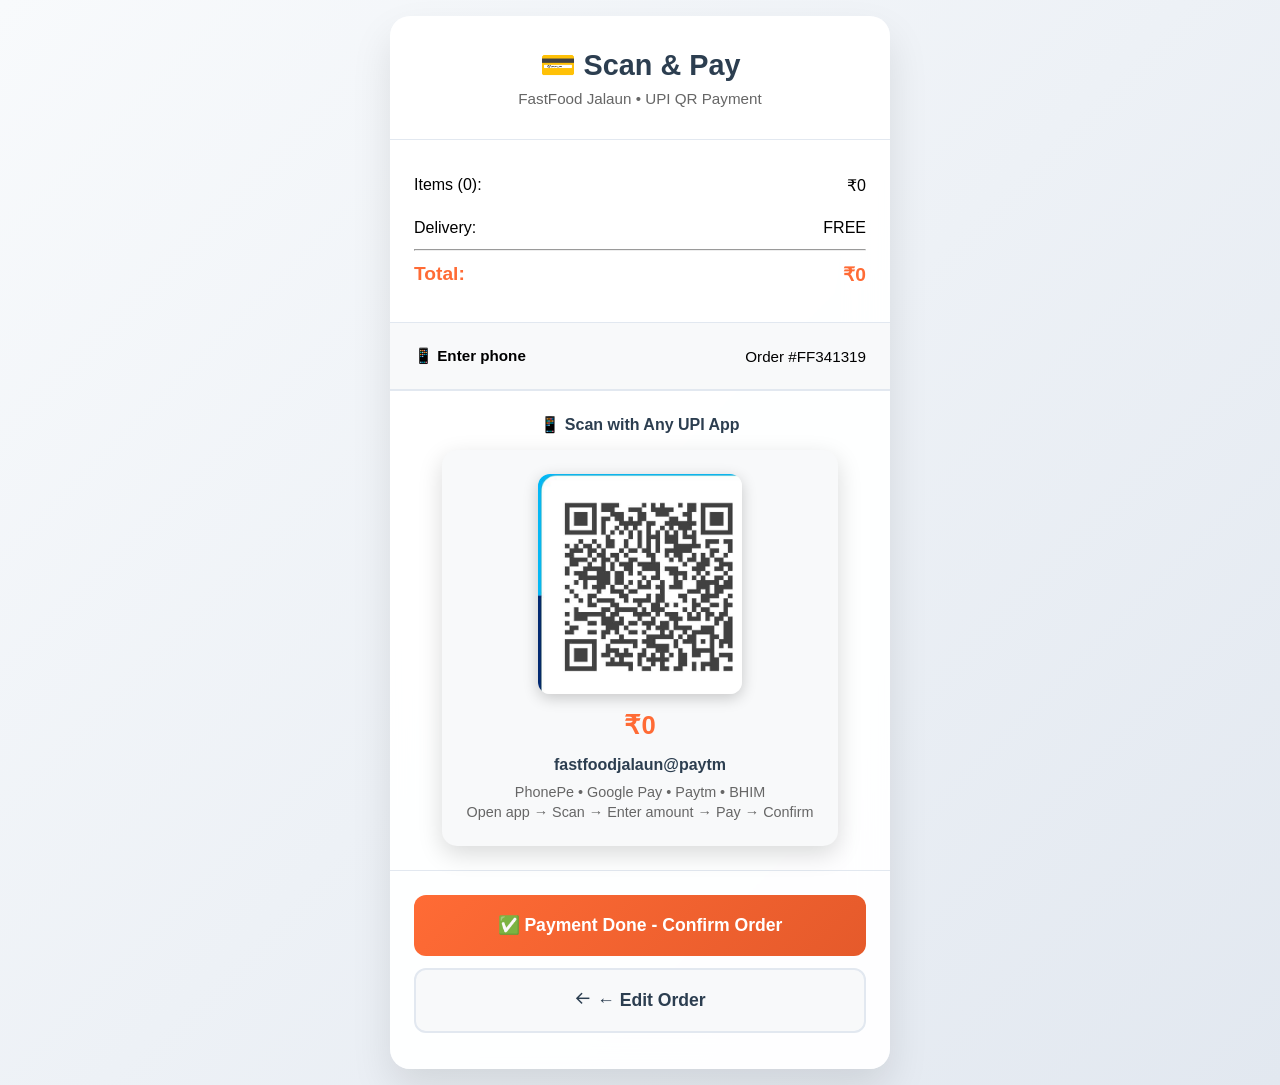
<file: payment.html>
<!DOCTYPE html>
<html lang="en">
<head>
  <meta charset="UTF-8">
  <meta name="viewport" content="width=device-width, initial-scale=1.0">
  <title>💳 Payment - FastFood Jalaun</title>
  <link href="https://unpkg.com/boxicons@2.1.4/css/boxicons.min.css" rel="stylesheet">
  <style>
    *{margin:0;padding:0;box-sizing:border-box;}
    :root{--primary:#ff6b35;--success:#00b894;--dark:#2c3e50;--glass:rgba(255,255,255,0.95);}
    body{font-family:-apple-system,BlinkMacSystemFont,'Segoe UI',sans-serif;background:linear-gradient(135deg,#f8fafc,#e2e8f0);min-height:100vh;padding:1rem;}
    
    .payment-container{max-width:500px;margin:0 auto;background:var(--glass);backdrop-filter:blur(20px);border-radius:20px;box-shadow:0 20px 40px rgba(0,0,0,0.1);overflow:hidden;}
    .header{padding:2rem 1.5rem;border-bottom:1px solid #e2e8f0;text-align:center;}
    .header h1{font-size:1.8rem;color:var(--dark);margin-bottom:0.5rem;}
    .header p{color:#666;font-size:0.95rem;}
    
    .order-summary{padding:1.5rem;border-bottom:1px solid #e2e8f0;}
    .order-row{display:flex;justify-content:space-between;padding:0.75rem 0;font-size:1rem;}
    .order-row.total{font-weight:bold;color:var(--primary);font-size:1.2rem;}
    .customer-info{padding:1rem 1.5rem;background:#f8f9fa;border-bottom:1px solid #e2e8f0;}
    .customer-row{display:flex;justify-content:space-between;align-items:center;padding:0.5rem 0;font-size:0.95rem;}
    
    /* QR Section with YOUR Image */
    .qr-section{padding:1.5rem;text-align:center;border-top:1px solid #e2e8f0;}
    .qr-title{font-weight:600;color:var(--dark);margin-bottom:1rem;}
    .qr-container{background:#f8f9fa;padding:1.5rem;border-radius:15px;display:inline-block;box-shadow:0 8px 25px rgba(0,0,0,0.15);}
    #your-qr-code{max-width:220px;height:220px;border-radius:12px;display:block;margin:0 auto;box-shadow:0 4px 15px rgba(0,0,0,0.2);}
    .qr-amount{font-size:1.6rem;font-weight:bold;color:var(--primary);margin:1rem 0;}
    .qr-upi{font-size:1rem;font-weight:600;color:var(--dark);margin-bottom:.5rem;}
    .qr-instructions{font-size:.9rem;color:#666;line-height:1.4;}
    
    .actions{padding:1.5rem;text-align:center;border-top:1px solid #e2e8f0;}
    .btn{display:block;width:100%;padding:1.25rem;font-size:1.1rem;font-weight:bold;border:none;border-radius:12px;cursor:pointer;transition:all 0.3s ease;margin-bottom:0.75rem;}
    .btn-primary{background:linear-gradient(135deg,var(--primary),#e55a2b);color:white;}
    .btn-primary:hover{transform:translateY(-2px);box-shadow:0 10px 25px rgba(255,107,53,0.4);}
    .btn-secondary{background:#f8f9fa;color:var(--dark);border:2px solid #e2e8f0;}
    .btn-secondary:hover{background:var(--dark);color:white;}
    
    @media(max-width:480px){.payment-container{margin:0;border-radius:15px;}.header{padding:1.5rem 1rem;}.qr-container{padding:1rem;}}
    
    .modal-overlay{display:none;position:fixed;top:0;left:0;width:100%;height:100%;background:rgba(0,0,0,0.7);z-index:1000;justify-content:center;align-items:center;}
    .modal-overlay.show{display:flex;}
    .modal-content{background:white;padding:2.5rem;border-radius:20px;text-align:center;max-width:90%;box-shadow:0 20px 40px rgba(0,0,0,0.3);}
    .modal-content i{font-size:4rem;color:var(--success);margin-bottom:1rem;}
  </style>
</head>
<body>
  <div class="payment-container">
    <div class="header">
      <h1>💳 Scan & Pay</h1>
      <p>FastFood Jalaun • UPI QR Payment</p>
    </div>

    <div class="order-summary">
      <div class="order-row">
        <span>Items (<span id="item-count">0</span>):</span>
        <span id="subtotal">₹0</span>
      </div>
      <div class="order-row">
        <span>Delivery:</span>
        <span>FREE</span>
      </div>
      <hr>
      <div class="order-row total">
        <span>Total:</span>
        <span id="total-amount">₹0</span>
      </div>
    </div>

    <div class="customer-info">
      <div class="customer-row">
        <span>📱 <strong id="customer-phone">Loading...</strong></span>
        <span>Order #<span id="order-id">FF-001</span></span>
      </div>
    </div>

    <!-- YOUR UPLOADED QR CODE -->
    <div class="qr-section">
      <div class="qr-title">📱 Scan with Any UPI App</div>
      <div class="qr-container">
        <img src="qr.jpeg" alt="FastFood Jalaun UPI QR" id="your-qr-code" [file:56]>
        <div class="qr-amount" id="qr-amount">₹0</div>
        <div class="qr-upi">fastfoodjalaun@paytm</div>
        <div class="qr-instructions">
          PhonePe • Google Pay • Paytm • BHIM<br>
          Open app → Scan → Enter amount → Pay → Confirm
        </div>
      </div>
    </div>

    <div class="actions">
      <button id="confirm-btn" class="btn btn-primary" disabled>✅ Payment Done - Confirm Order</button>
      <button class="btn btn-secondary" onclick="history.back()">
        <i class='bx bx-arrow-back'></i> ← Edit Order
      </button>
    </div>
  </div>

  <!-- Success Modal -->
  <div id="success-modal" class="modal-overlay">
    <div class="modal-content">
      <i class='bx bx-check-circle'></i>
      <h3>✅ Order Confirmed!</h3>
      <p>Payment received! WhatsApp sent 📱<br>Preparing your order... ETA 25 mins 🚚</p>
      <div style="margin-top:1.5rem;gap:1rem;">
        <button onclick="location.href='index.html'" class="btn btn-primary" style="width:100%;margin-bottom:.5rem;">🍔 New Order</button>
        <button onclick="trackDelivery()" class="btn btn-secondary" style="width:100%;">📍 Track Delivery</button>
      </div>
    </div>
  </div>

  <script>
    // ✅ YOUR QR CODE + DYNAMIC AMOUNT DISPLAY [file:56]
    class PaymentManager {
      constructor() {
        this.SHOP_WHATSAPP = '7081610695'; // UPDATE YOUR NUMBER
        this.init();
      }

      init() {
        this.loadCartData();
        this.bindEvents();
      }

      loadCartData() {
        try {
          const cart = JSON.parse(localStorage.getItem('fastfood_cart') || '[]');
          const customer = JSON.parse(localStorage.getItem('customer_details') || '{}');
          
          let total = 0, itemCount = 0;
          cart.forEach(item => {
            const price = parseFloat(item.price) || 0;
            total += price * (item.quantity || 1);
            itemCount++;
          });
          
          this.total = Math.round(total);
          this.customer = customer;
          this.orderId = `FF${Date.now().toString().slice(-6)}`;

          // Update all displays
          document.getElementById('item-count').textContent = itemCount;
          document.getElementById('subtotal').textContent = `₹${total.toLocaleString()}`;
          document.getElementById('total-amount').textContent = `₹${total.toLocaleString()}`;
          document.getElementById('qr-amount').textContent = `₹${total.toLocaleString()}`;
          document.getElementById('customer-phone').textContent = customer.phone || 'Enter phone';
          document.getElementById('order-id').textContent = this.orderId;

          // Enable confirm button
          document.getElementById('confirm-btn').disabled = false;
          
          console.log('✅ Loaded:', itemCount, 'items ₹' + total, '| QR Ready [file:56]');
        } catch(e) {
          console.error('Cart load error:', e);
        }
      }

      bindEvents() {
        document.getElementById('confirm-btn').onclick = () => {
          this.confirmPayment();
        };
      }

      confirmPayment() {
        // Save order
        const orderData = {
          orderId: this.orderId,
          total: this.total,
          customer: this.customer,
          cart: JSON.parse(localStorage.getItem('fastfood_cart') || '[]'),
          status: 'confirmed',
          timestamp: new Date().toISOString()
        };
        localStorage.setItem('last_order', JSON.stringify(orderData));

        // Send WhatsApp confirmation
        this.sendWhatsAppConfirmation();

        // Show success modal
        document.getElementById('success-modal').classList.add('show');
      }

      sendWhatsAppConfirmation() {
        const message = `✅ *Order ${this.orderId} CONFIRMED!*

🍔 *FastFood Jalaun*
💰 Paid: ₹${this.total}
📱 ${this.customer.phone}
📍 ${this.customer.address || 'Address'}

🔥 Preparing your order...
⏰ ETA: 25 minutes 🚚

*Track:* tapatag.co/fastfood-track`;
        
        const whatsappURL = `https://wa.me/${this.SHOP_WHATSAPP}?text=${encodeURIComponent(message)}`;
        window.open(whatsappURL, '_blank');
      }
    }

    function trackDelivery() {
      const order = JSON.parse(localStorage.getItem('last_order') || '{}');
      alert(`📍 Live Tracking\n\nOrder: ${order.orderId}\nStatus: Preparing\nETA: 25 mins\n\n🔗 maps.app.goo.gl/jalaun-delivery`);
    }

    // Auto start
    new PaymentManager();
    window.addEventListener('storage', () => location.reload());
  </script>
</body>
</html>
</file>
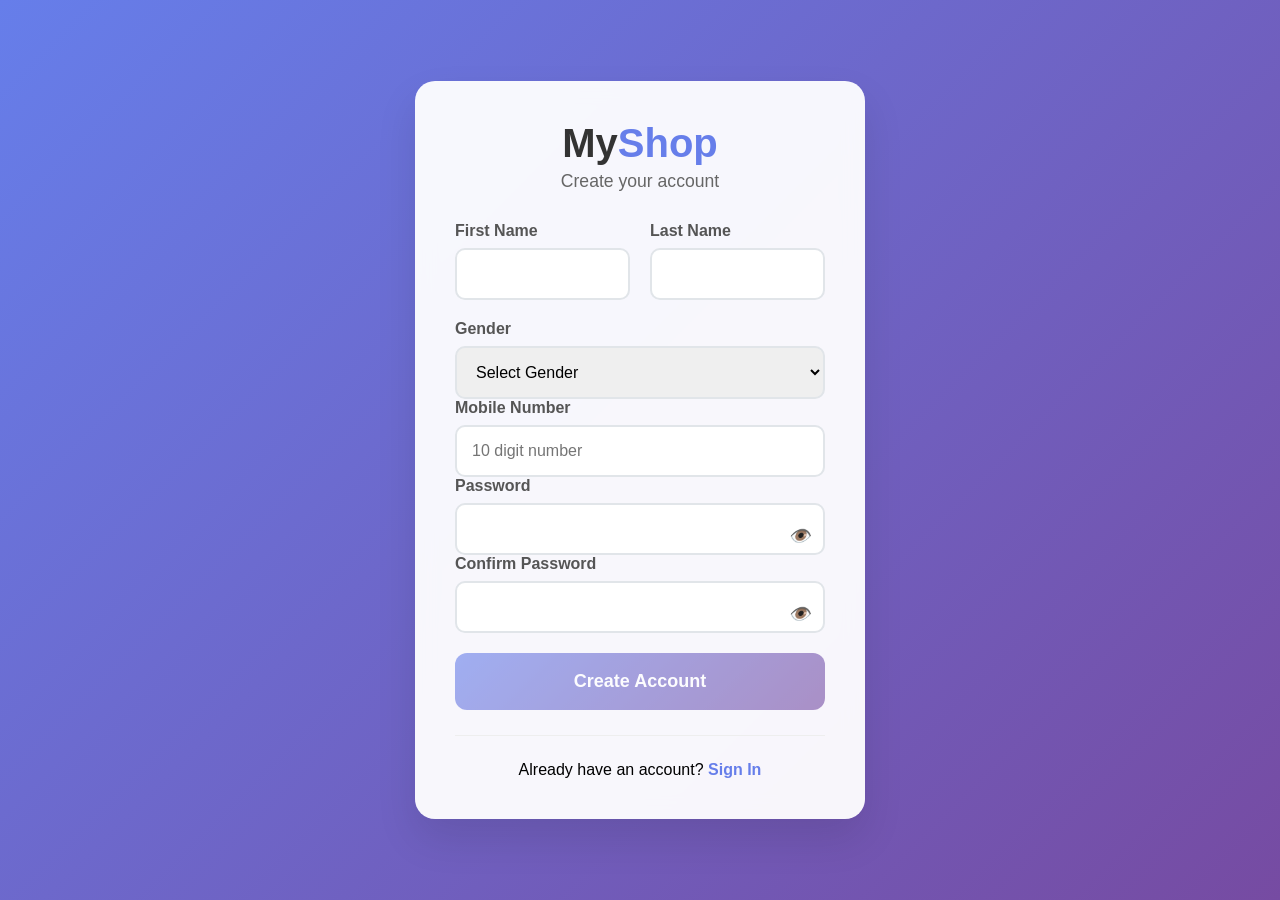
<file: Register - Copy.html>
<!DOCTYPE html>
<html lang="en">
<head>
  <meta charset="UTF-8">
  <meta name="viewport" content="width=device-width, initial-scale=1.0">
  <title>Register - MyShop</title>
  <link rel="stylesheet" href="Register.css">
</head>
<body class="auth-page">
  <div class="form-container">
    <div class="form-card">
      <div class="logo">
        <h1>My<span>Shop</span></h1>
        <p>Create your account</p>
      </div>
      <form id="register-form" class="register-form">
        <div class="input-row">
          <div class="input-group">
            <label>First Name</label>
            <input type="text" id="first-name" name="first-name" required>
          </div>
          <div class="input-group">
            <label>Last Name</label>
            <input type="text" id="last-name" name="last-name" required>
          </div>
        </div>
        <div class="input-group">
          <label>Gender</label>
          <select id="gender" name="gender" required>
            <option value="">Select Gender</option>
            <option value="male">Male</option>
            <option value="female">Female</option>
            <option value="other">Other</option>
          </select>
        </div>
        <div class="input-group">
          <label>Mobile Number</label>
          <input type="tel" id="mobile" name="mobile" pattern="[0-9]{10}" placeholder="10 digit number" required>
        </div>
        <div class="input-group">
          <label>Password</label>
          <input type="password" id="password" name="password" minlength="6" required>
          <i class="eye-icon" id="toggle-password">👁️</i>
        </div>
        <div class="input-group">
          <label>Confirm Password</label>
          <input type="password" id="confirm-password" id="confirm-password" required>
          <i class="eye-icon" id="toggle-confirm">👁️</i>
        </div>
    
        <button type="submit" class="submit-btn">Create Account</button>
      </form>
      <div class="login-link">
        Already have an account? <a href="login.html">Sign In</a>
      </div>
    </div>
  </div>
  <script src="register.js"></script>
</body>
</html>
</file>
<file: home.css>
/* Fast Food Delhi - COMPLETE CSS 2026 (home.css + cart.css) */
/* Mobile-First Responsive | Animations | Cart Management | Modals | Razorpay Ready */

* { margin: 0; padding: 0; box-sizing: border-box; }
body { font-family: 'Segoe UI', Tahoma, Geneva, Verdana, sans-serif; line-height: 1.6; color: #333; background: #fffbf6; overflow-x: hidden; }
.container { max-width: 1200px; margin: 0 auto; padding: 0 20px; }

/* Navbar */
.navbar { display: flex; justify-content: space-between; align-items: center; padding: 1rem 5%; background: linear-gradient(135deg, #ff6b35, #ff8c00); color: white; position: sticky; top: 0; z-index: 100; box-shadow: 0 2px 20px rgba(255,107,53,0.3); }
.nav-brand { font-size: 1.8rem; font-weight: bold; }
.nav-brand span { color: #ffd700; }
.nav-brand a { color: white; text-decoration: none; }
.nav-menu { display: flex; list-style: none; gap: 2rem; align-items: center; }
.nav-menu a { color: white; text-decoration: none; padding: 0.5rem 1rem; border-radius: 25px; transition: all 0.3s; }
.nav-menu a:hover, .nav-menu a.active { background: rgba(255,255,255,0.2); transform: translateY(-2px); }

/* Hero */
.hero { height: 100vh; background: linear-gradient(rgba(0,0,0,0.6), rgba(0,0,0,0.4)), url('https://images.unsplash.com/photo-1553979459-d2229ba7433b?w=1400') center/cover; display: flex; align-items: center; justify-content: center; text-align: center; color: white; }
.hero-content h1 { font-size: clamp(3rem, 8vw, 6rem); margin-bottom: 1rem; text-shadow: 2px 2px 10px rgba(0,0,0,0.5); }
.hero-content p { font-size: 1.4rem; margin-bottom: 2rem; opacity: 0.95; }
.btn-order, .btn-add, .btn-checkout, .btn-clear { background: linear-gradient(135deg, #ff6b35, #ff8c00); color: white; border: none; padding: 1rem 2rem; border-radius: 50px; font-size: 1.1rem; cursor: pointer; transition: all 0.3s; font-weight: 600; box-shadow: 0 5px 15px rgba(255,107,53,0.4); }
.btn-order:hover, .btn-add:hover { transform: translateY(-3px) scale(1.05); box-shadow: 0 10px 25px rgba(255,107,53,0.6); }
.btn-clear { background: linear-gradient(135deg, #dc3545, #c82333); box-shadow: 0 5px 15px rgba(220,53,69,0.4); }
.btn-clear:hover { transform: translateY(-3px); box-shadow: 0 10px 25px rgba(220,53,69,0.6); }

/* Menu Grid */
.menu-section { padding: 5rem 0; background: #f8f9fa; }
.menu-grid { display: grid; grid-template-columns: repeat(auto-fit, minmax(320px, 1fr)); gap: 2rem; }
.food-card { background: white; border-radius: 20px; overflow: hidden; box-shadow: 0 10px 40px rgba(0,0,0,0.1); transition: all 0.4s cubic-bezier(0.175, 0.885, 0.32, 1.275); }
.food-card:hover { transform: translateY(-15px) rotateX(5deg); box-shadow: 0 25px 60px rgba(0,0,0,0.2); }
.food-img { width: 100%; height: 220px; object-fit: cover; }
.food-info { padding: 1.8rem; }
.food-price { font-size: 1.8rem; font-weight: bold; color: #ff6b35; margin: 0.5rem 0; }

/* Cart Section */
.cart-section { padding: 5rem 0; min-height: 70vh; }
.cart-content { max-width: 900px; margin: 0 auto; }
.empty-cart { text-align: center; padding: 6rem 2rem; color: #999; }
.empty-cart i { font-size: 8rem; margin-bottom: 2rem; opacity: 0.4; display: block; }
.empty-cart a { color: #ff6b35; text-decoration: none; font-weight: 600; }
.cart-item { display: flex; align-items: center; gap: 1.5rem; padding: 2rem; background: white; border-radius: 20px; margin-bottom: 1.5rem; box-shadow: 0 10px 30px rgba(0,0,0,0.08); transition: all 0.3s; }
.cart-item:hover { box-shadow: 0 15px 40px rgba(0,0,0,0.12); transform: translateY(-2px); }
.cart-item img { width: 90px; height: 90px; border-radius: 15px; object-fit: cover; flex-shrink: 0; }
.cart-item-info h4 { margin: 0 0 0.3rem 0; font-size: 1.3rem; }
.cart-item-price { color: #666; font-size: 1rem; }
.line-total { font-size: 1.4rem; font-weight: bold; color: #ff6b35; margin-top: 0.3rem; }
.qty-controls { display: flex; align-items: center; gap: 0.8rem; background: linear-gradient(135deg, #f8f9fa, #e9ecef); padding: 0.8rem 1.5rem; border-radius: 30px; }
.qty-btn { width: 42px; height: 42px; border: none; background: #ff6b35; color: white; border-radius: 50%; cursor: pointer; font-size: 1.3rem; font-weight: bold; transition: all 0.2s; box-shadow: 0 3px 10px rgba(255,107,53,0.3); }
.qty-btn:hover { transform: scale(1.1); box-shadow: 0 5px 15px rgba(255,107,53,0.4); }
.qty { font-size: 1.4rem; font-weight: bold; min-width: 30px; text-align: center; }
.btn-remove { background: #dc3545; color: white; border: none; width: 45px; height: 45px; border-radius: 50%; cursor: pointer; font-size: 1.4rem; margin-left: auto; box-shadow: 0 4px 12px rgba(220,53,69,0.3); transition: all 0.2s; }
.btn-remove:hover { transform: scale(1.1); box-shadow: 0 6px 18px rgba(220,53,69,0.4); }
.cart-summary { background: linear-gradient(135deg, #f8f9fa, white); padding: 2.5rem; border-radius: 20px; margin: 3rem 0; box-shadow: 0 10px 30px rgba(0,0,0,0.05); }
.summary-row { display: flex; justify-content: space-between; font-size: 1.3rem; margin-bottom: 1.2rem; }
.summary-row:last-child { font-size: 2.2rem; font-weight: 800; color: #ff6b35; border-top: 3px solid #ff6b35; padding-top: 1.5rem; text-shadow: 1px 1px 2px rgba(0,0,0,0.1); }
.checkout-buttons { display: flex; gap: 1.5rem; justify-content: center; flex-wrap: wrap; margin-top: 2rem; }

/* Modals */
.modal { display: none; position: fixed; z-index: 1000; left: 0; top: 0; width: 100%; height: 100%; background: rgba(0,0,0,0.6); backdrop-filter: blur(8px); animation: fadeIn 0.3s; }
@keyframes fadeIn { from { opacity: 0; } to { opacity: 1; } }
.modal-content { background: white; margin: 15% auto; padding: 3rem; width: 90%; max-width: 450px; border-radius: 25px; position: relative; box-shadow: 0 25px 80px rgba(0,0,0,0.3); transform: scale(0.9); animation: modalPop 0.4s forwards; }
@keyframes modalPop { to { transform: scale(1); } }
.modal-content h2 { text-align: center; margin-bottom: 2rem; color: #333; }
.modal-content form { display: flex; flex-direction: column; gap: 1.5rem; }
.modal-content input { padding: 1.2rem; border: 2px solid #e9ecef; border-radius: 15px; font-size: 1.1rem; transition: all 0.3s; }
.modal-content input:focus { outline: none; border-color: #ff6b35; box-shadow: 0 0 0 3px rgba(255,107,53,0.1); }
.close { position: absolute; right: 1.5rem; top: 1.5rem; font-size: 2.5rem; cursor: pointer; color: #999; transition: color 0.3s; }
.close:hover { color: #ff6b35; transform: rotate(90deg); }

/* Footer */
.footer { background: linear-gradient(135deg, #333, #222); color: white; padding: 4rem 0 2rem; }
.footer-content { display: flex; justify-content: space-between; align-items: center; flex-wrap: wrap; gap: 2rem; }
.footer-brand { font-size: 1.8rem; font-weight: bold; }
.footer-links { display: flex; gap: 2.5rem; flex-wrap: wrap; }
.footer-links a { color: #ff6b35; text-decoration: none; font-weight: 600; font-size: 1.1rem; transition: all 0.3s; }
.footer-links a:hover { color: #ffd700; transform: translateY(-2px); }
.footer p { text-align: center; margin-top: 2rem; opacity: 0.8; }

/* Responsive */
@media (max-width: 1024px) { .nav-menu { gap: 1rem; } }
@media (max-width: 768px) {
  .navbar { flex-direction: column; gap: 1rem; padding: 1rem; }
  .nav-menu { flex-wrap: wrap; justify-content: center; gap: 1rem; }
  .cart-item { flex-direction: column; text-align: center; gap: 1rem; }
  .checkout-buttons { flex-direction: column; }
  .footer-content { flex-direction: column; text-align: center; }
  .modal-content { margin: 20% auto; padding: 2rem; }
}
@media (max-width: 480px) {
  .cart-item img { width: 70px; height: 70px; }
  .qty-controls { flex-wrap: wrap; }
}

/* Utilities */
@keyframes slideDown { from { transform: translateY(-30px); opacity: 0; } to { transform: translateY(0); opacity: 1; } }
section { animation: slideDown 0.8s ease-out; }
</file>
<file: Register.css>
/* Simple Registration Form CSS */
* {
  margin: 0;
  padding: 0;
  box-sizing: border-box;
}

body.auth-page {
  font-family: 'Arial', sans-serif;
  background: linear-gradient(135deg, #667eea 0%, #764ba2 100%);
  min-height: 100vh;
  display: flex;
  align-items: center;
  justify-content: center;
  padding: 20px;
}

.form-container {
  width: 100%;
  max-width: 450px;
}

.form-card {
  background: rgba(255, 255, 255, 0.95);
  padding: 40px;
  border-radius: 20px;
  box-shadow: 0 20px 40px rgba(0, 0, 0, 0.1);
  backdrop-filter: blur(10px);
}

.logo {
  text-align: center;
  margin-bottom: 30px;
}

.logo h1 {
  font-size: 2.5rem;
  color: #333;
  margin-bottom: 5px;
}

.logo span {
  color: #667eea;
}

.logo p {
  color: #666;
  font-size: 1.1rem;
}

.input-row {
  display: grid;
  grid-template-columns: 1fr 1fr;
  gap: 20px;
  margin-bottom: 20px;
}

.input-group {
  position: relative;
}

.input-group label {
  display: block;
  margin-bottom: 8px;
  color: #555;
  font-weight: 600;
}

.input-group input,
.input-group select {
  width: 100%;
  padding: 15px;
  border: 2px solid #e1e5e9;
  border-radius: 10px;
  font-size: 16px;
  transition: border-color 0.3s ease;
}

.input-group input:focus,
.input-group select:focus {
  outline: none;
  border-color: #667eea;
  box-shadow: 0 0 0 3px rgba(102, 126, 234, 0.1);
}

.eye-icon {
  position: absolute;
  right: 15px;
  top: 48px;
  font-size: 18px;
  cursor: pointer;
  color: #999;
  user-select: none;
}

.eye-icon:hover {
  color: #667eea;
}

.submit-btn {
  width: 100%;
  padding: 18px;
  background: linear-gradient(135deg, #667eea 0%, #764ba2 100%);
  color: white;
  border: none;
  border-radius: 12px;
  font-size: 18px;
  font-weight: 700;
  cursor: pointer;
  transition: all 0.3s ease;
  margin-top: 20px;
}

.submit-btn:hover {
  transform: translateY(-2px);
  box-shadow: 0 10px 25px rgba(102, 126, 234, 0.3);
}

.login-link {
  text-align: center;
  margin-top: 25px;
  padding-top: 25px;
  border-top: 1px solid #eee;
}

.login-link a {
  color: #667eea;
  text-decoration: none;
  font-weight: 600;
}

.login-link a:hover {
  text-decoration: underline;
}

/* Responsive */
@media (max-width: 480px) {
  .input-row {
    grid-template-columns: 1fr;
    gap: 15px;
  }
  
  .form-card {
    padding: 30px 20px;
    margin: 10px;
  }
}
</file>
